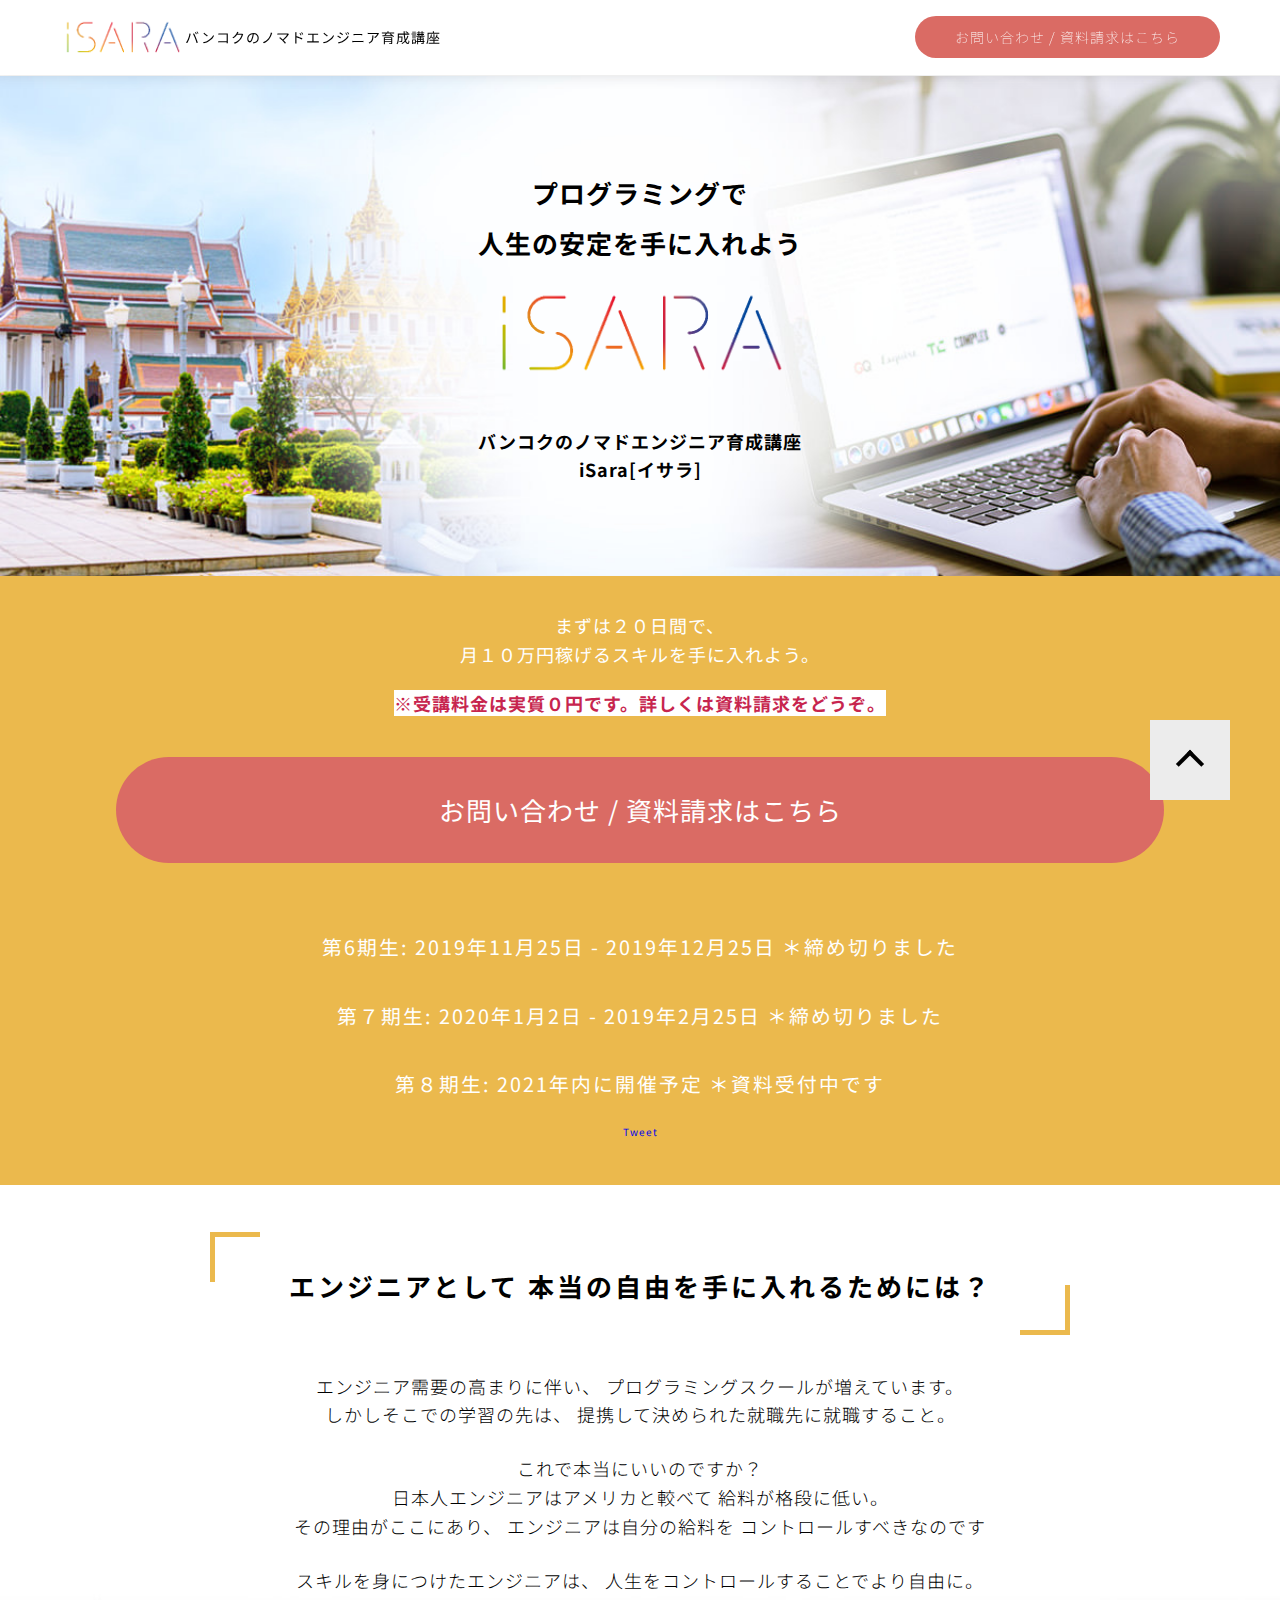
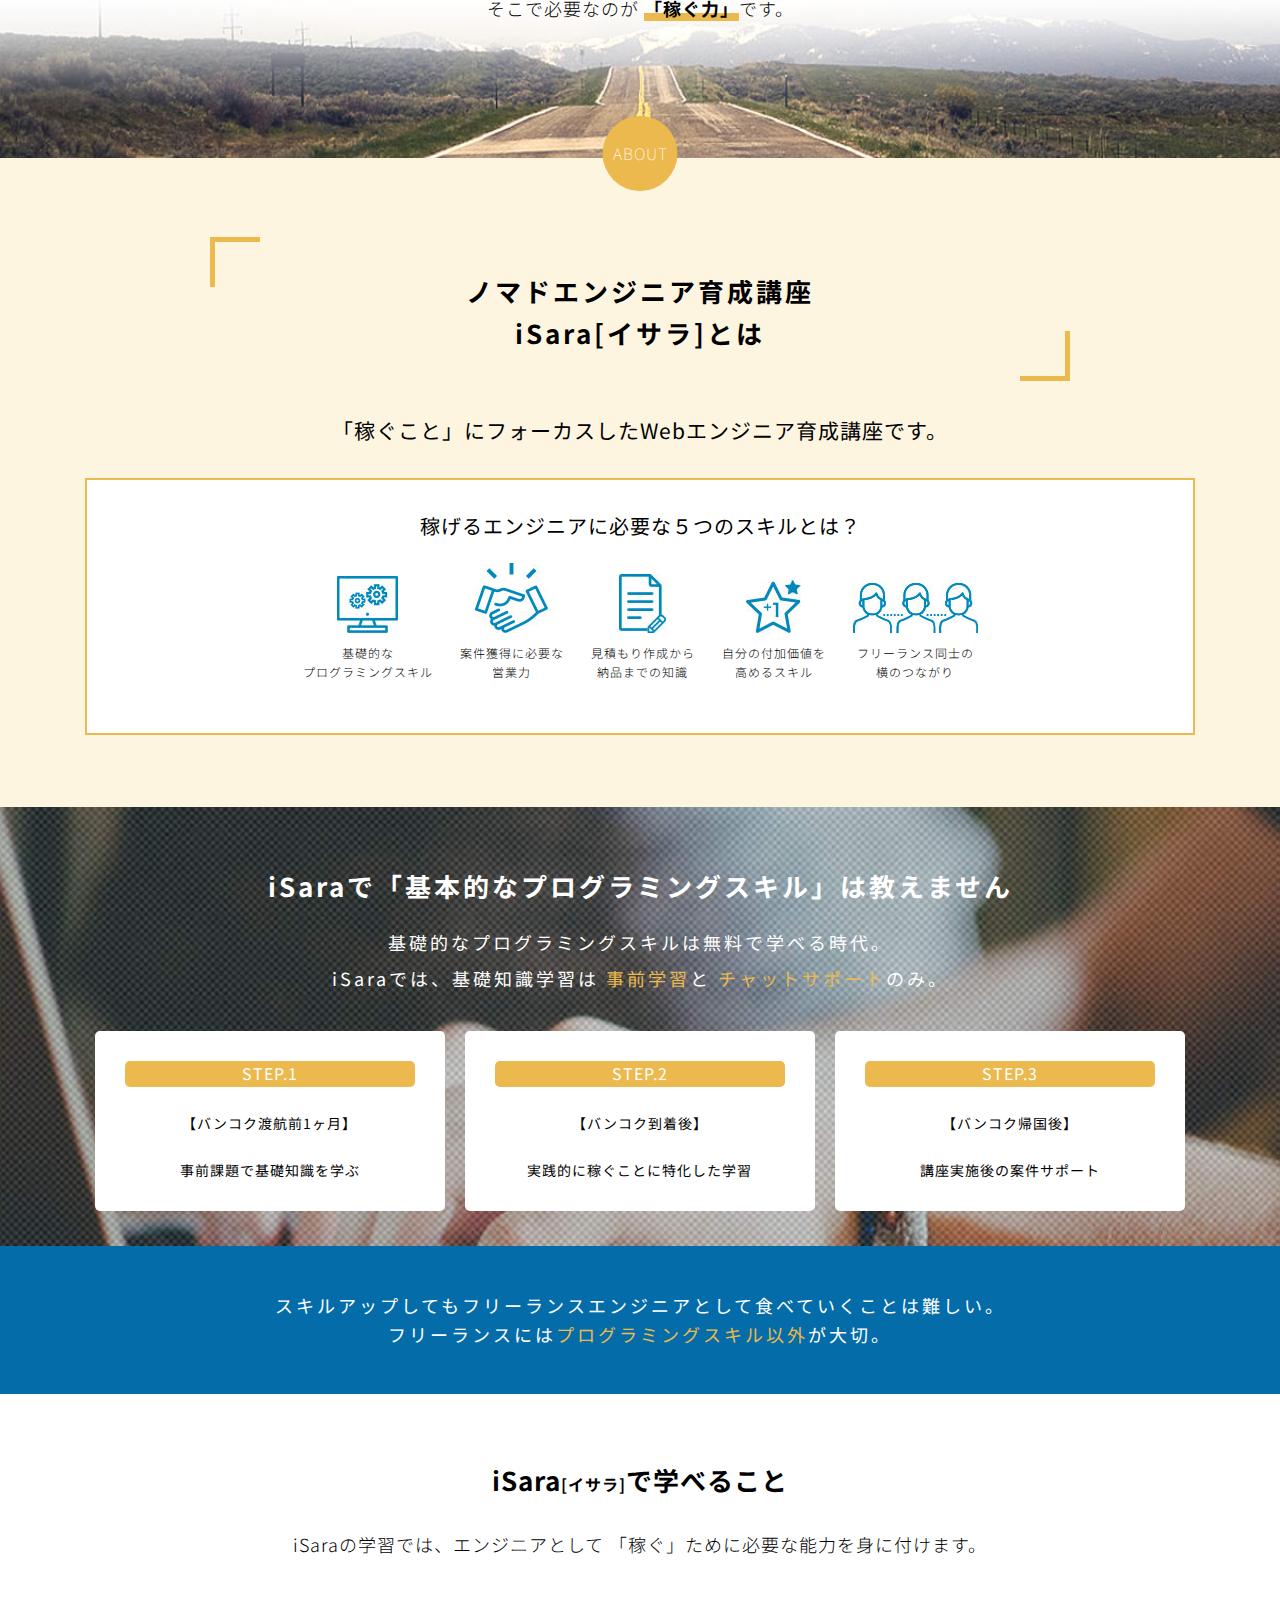
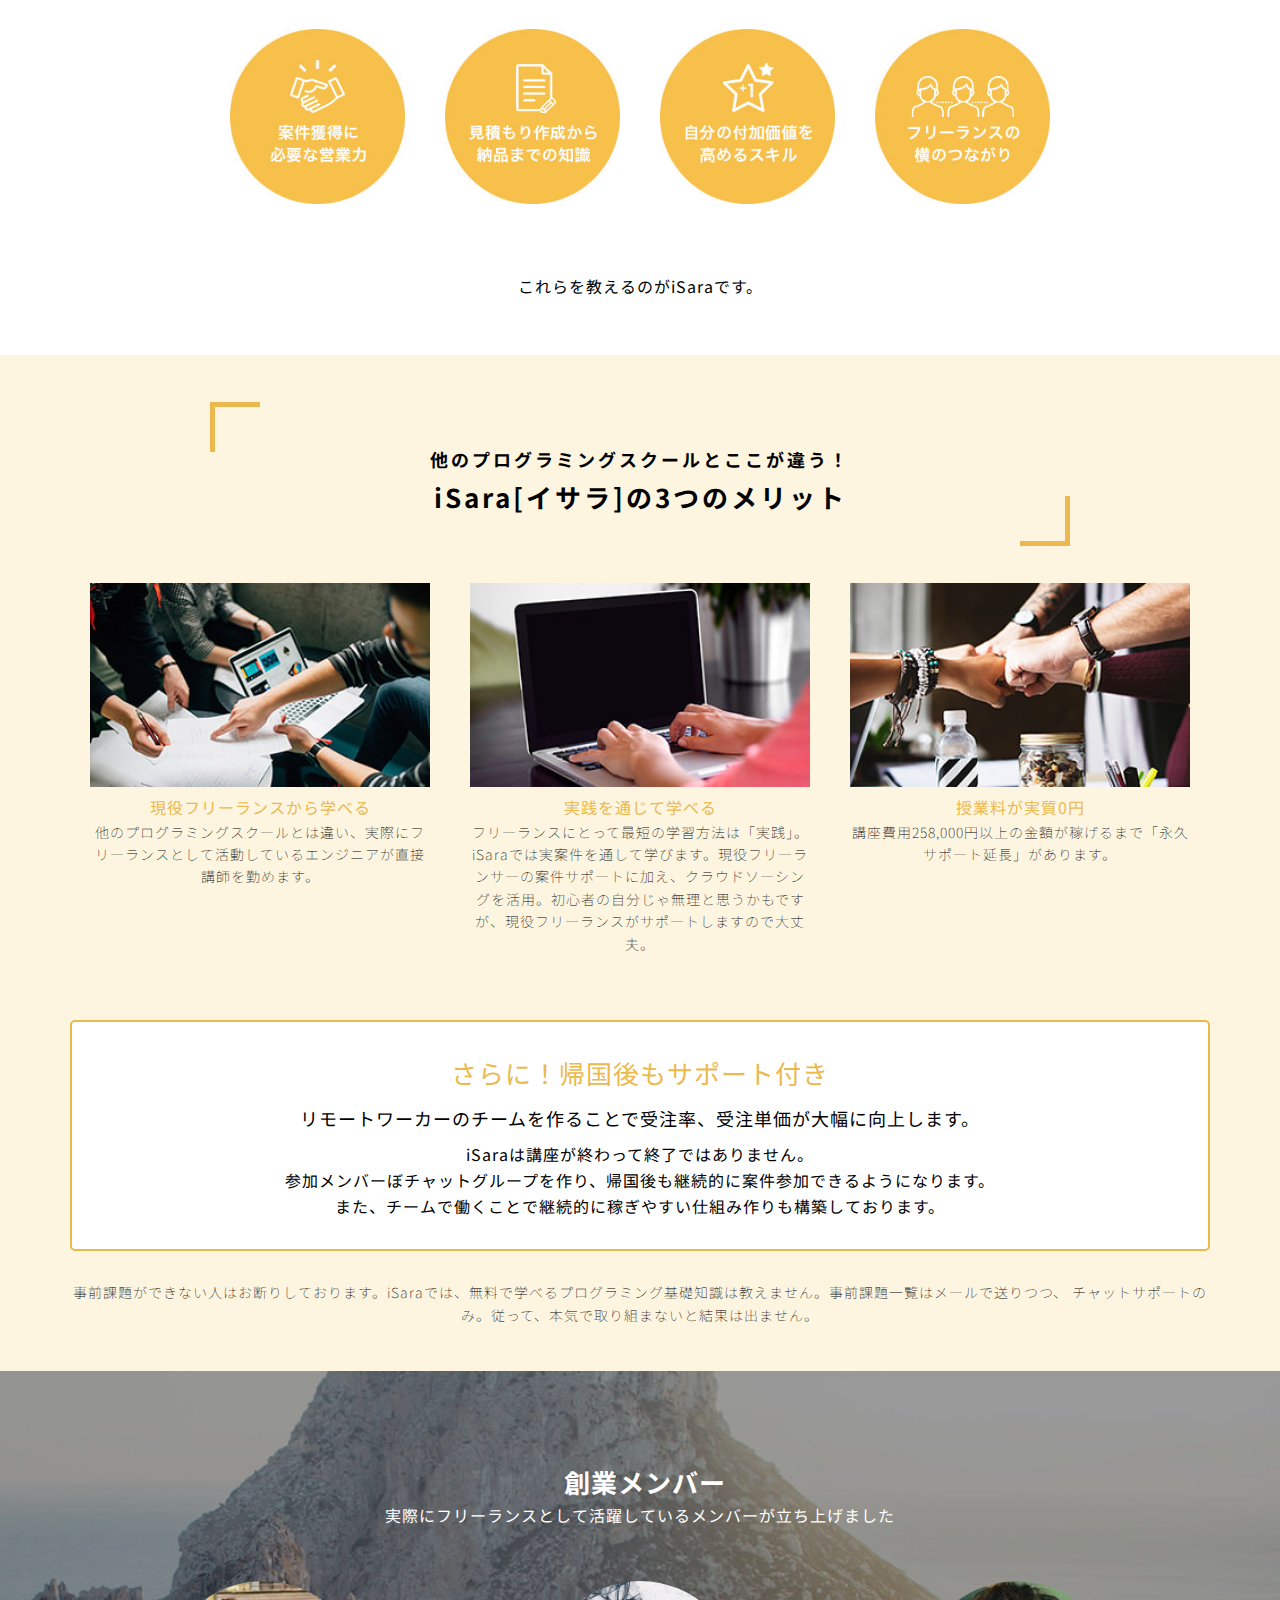
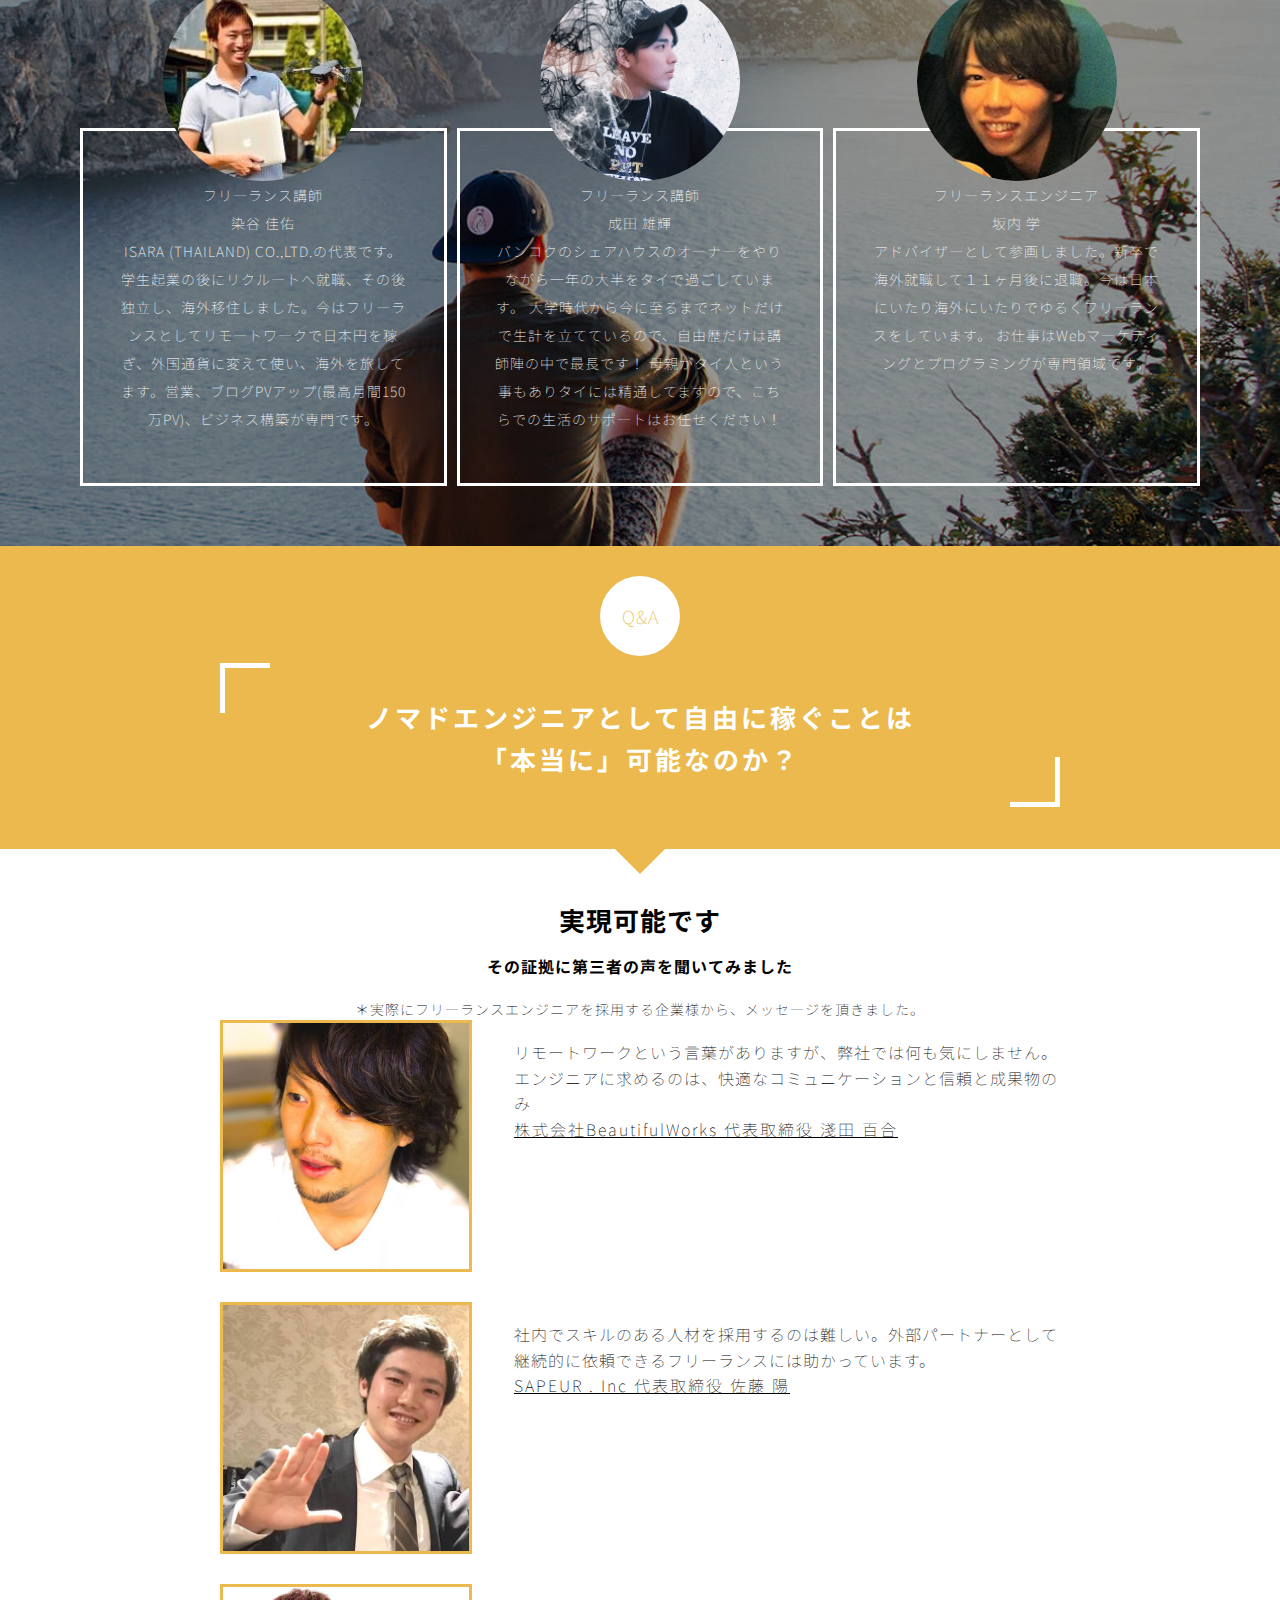
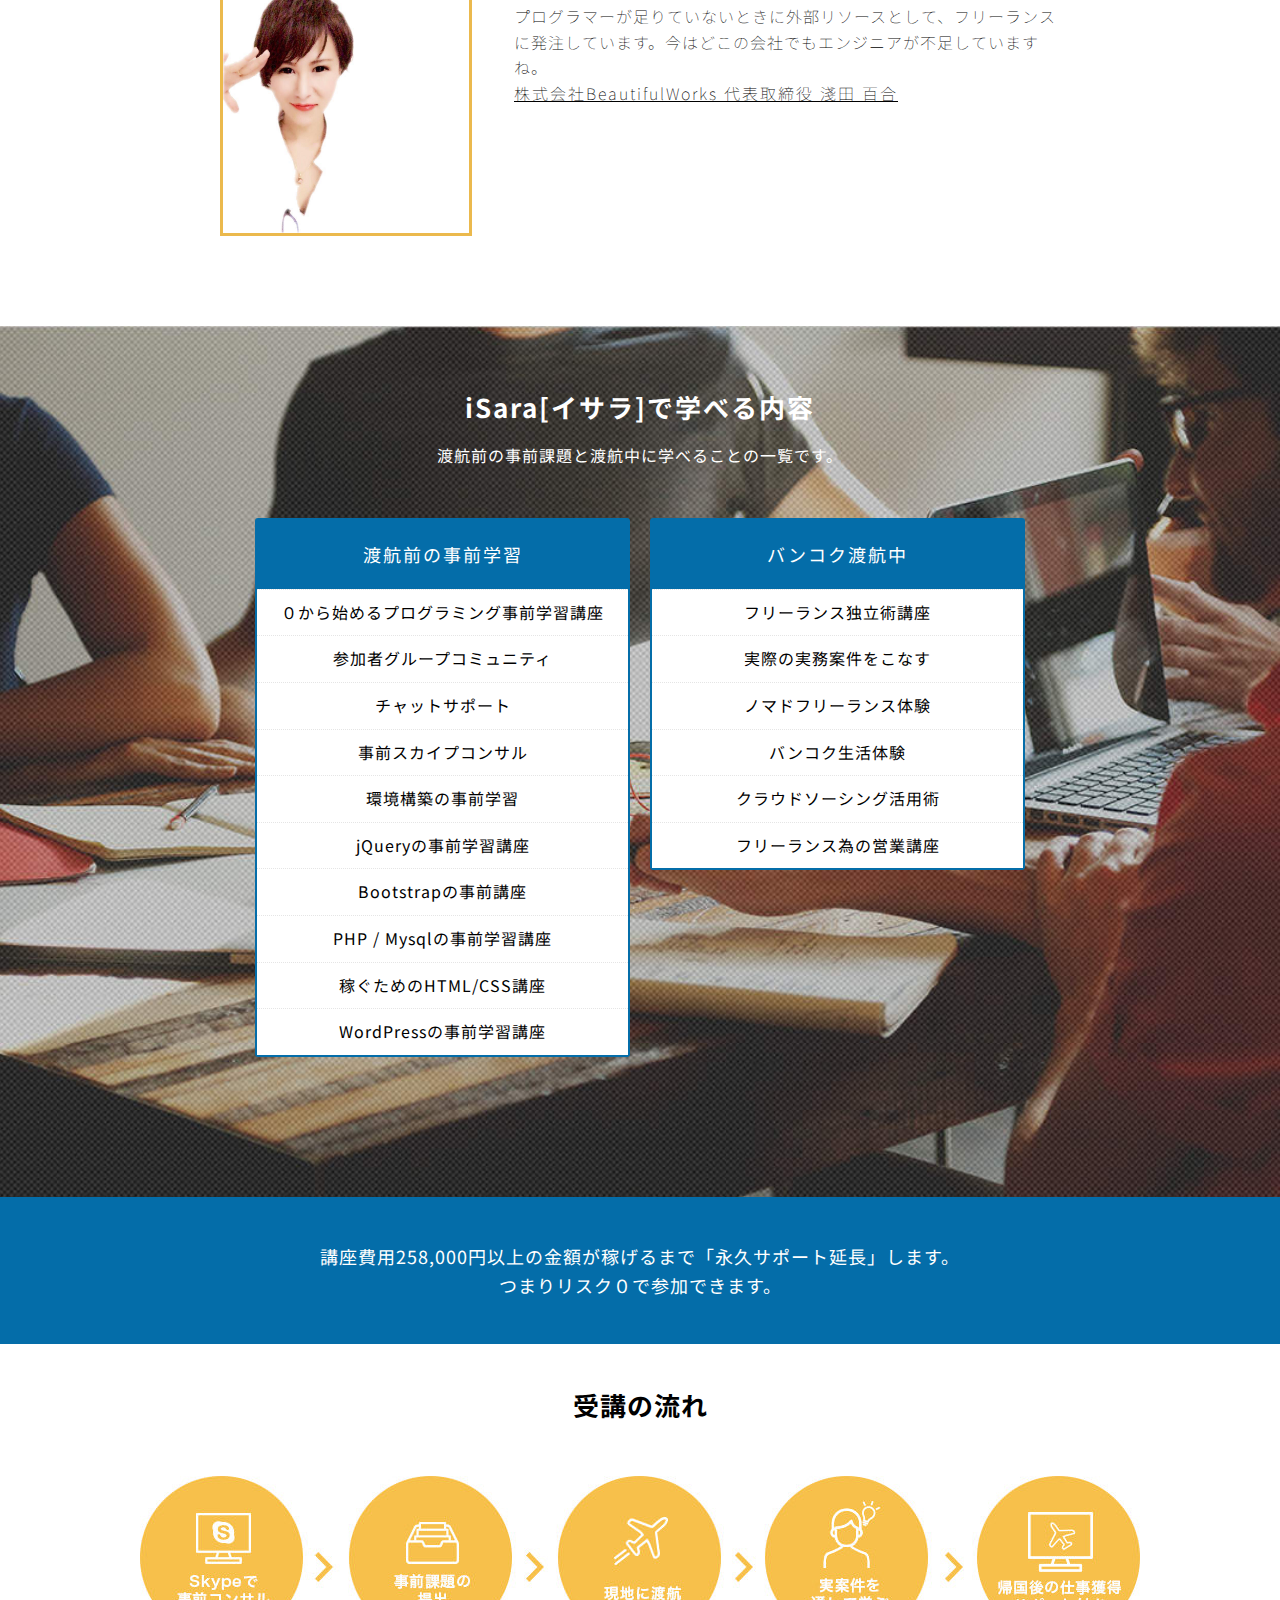
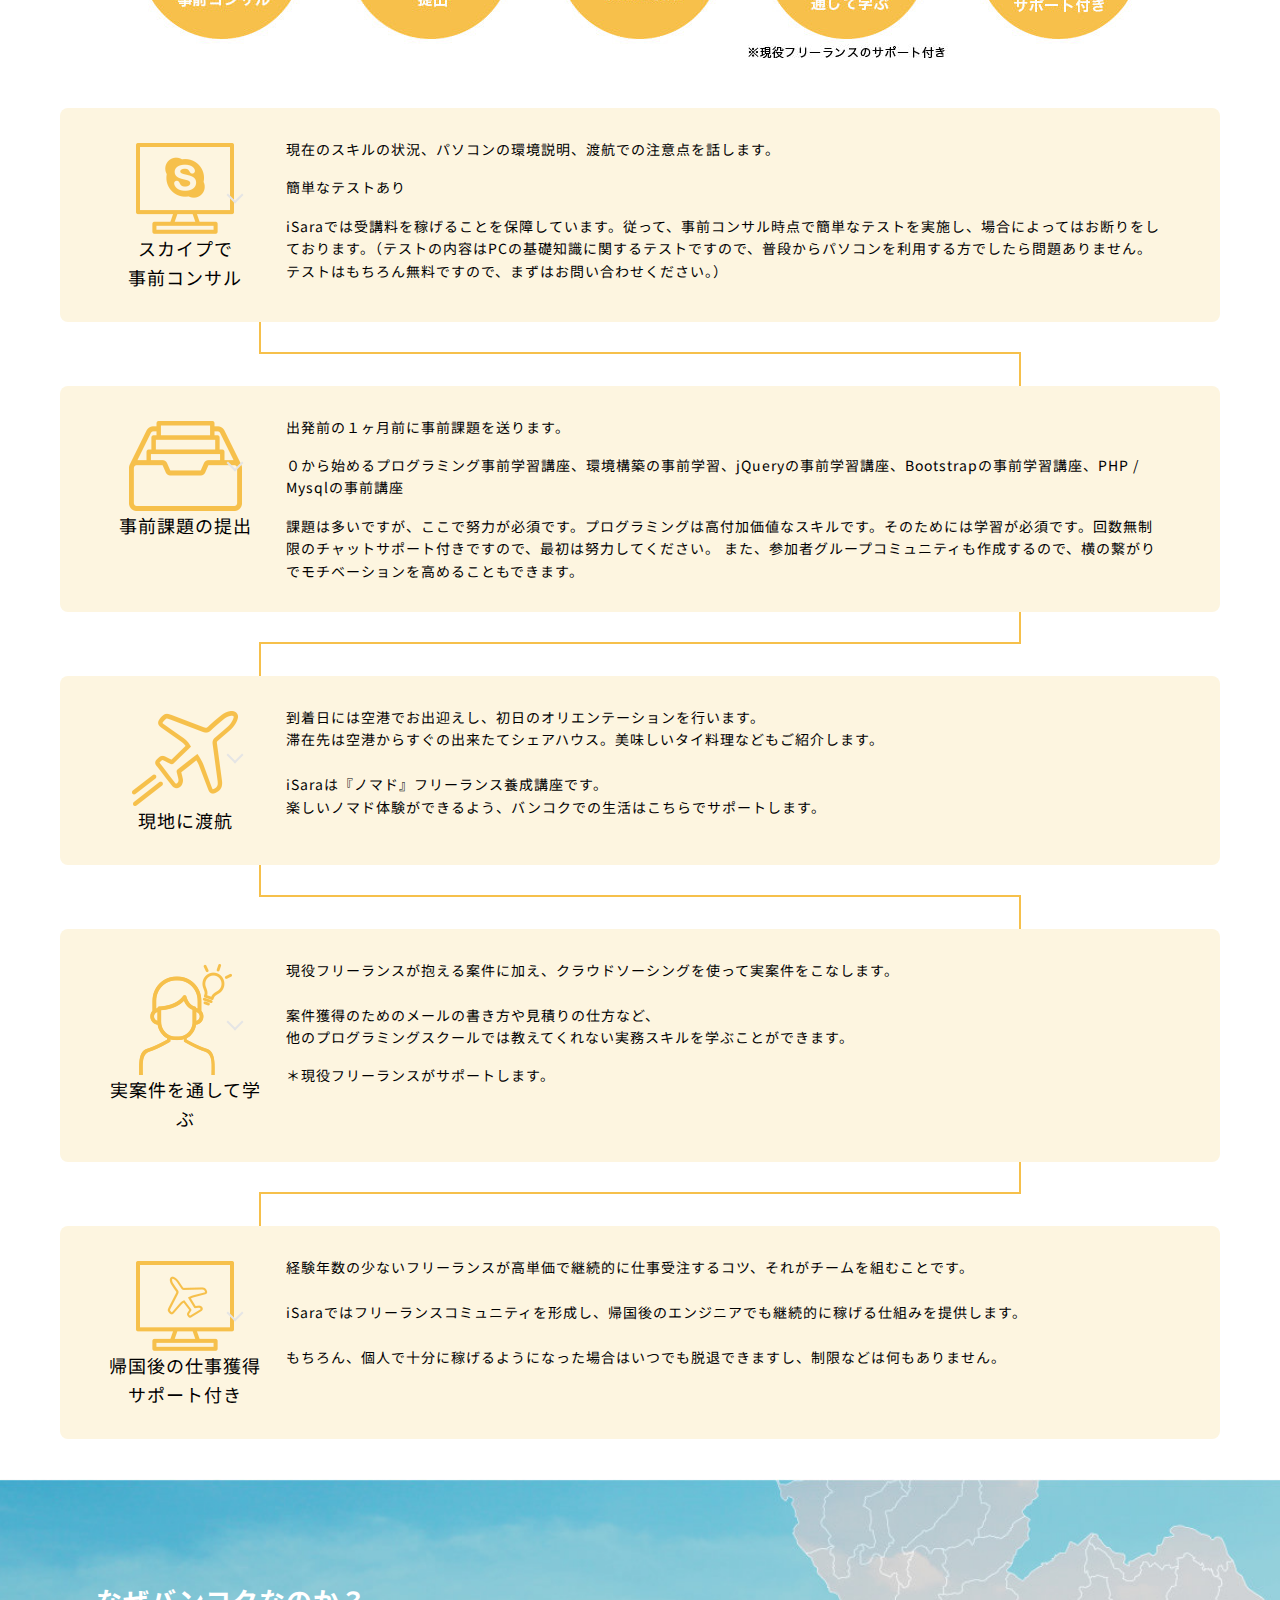
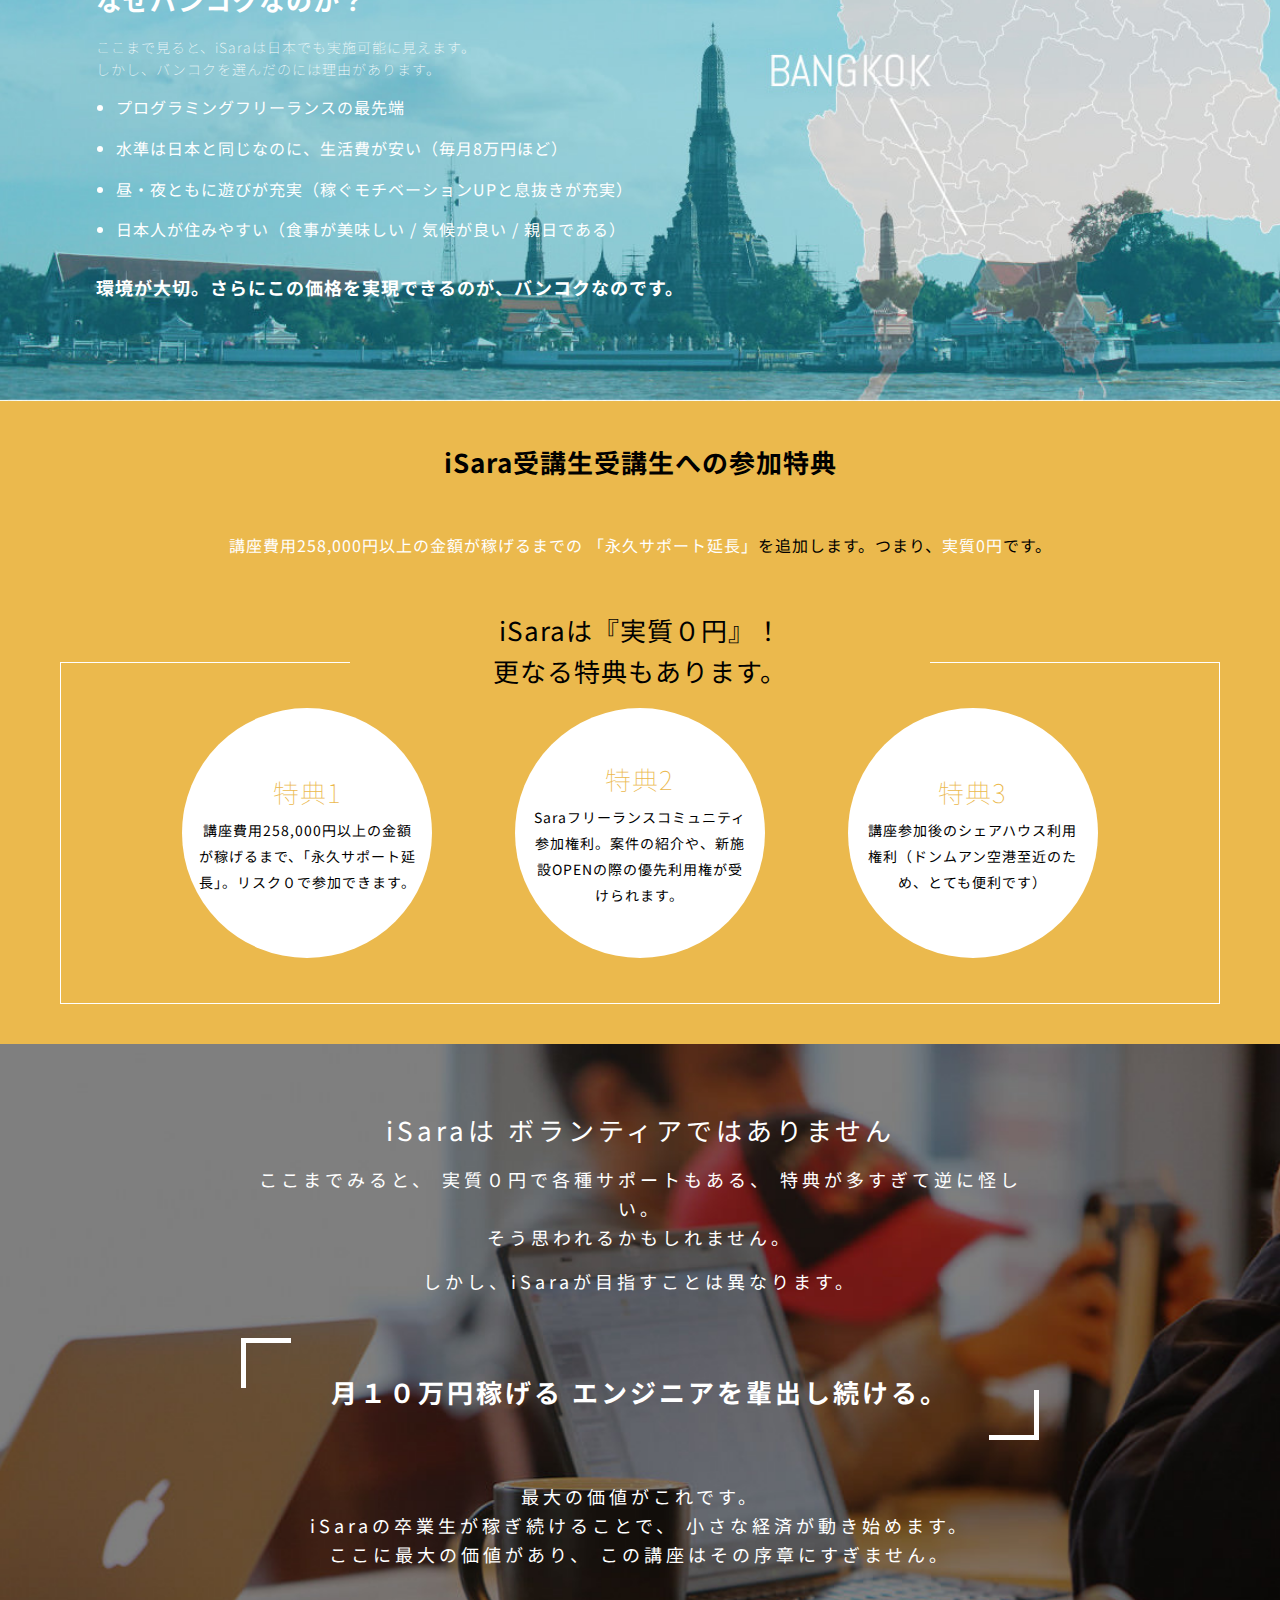
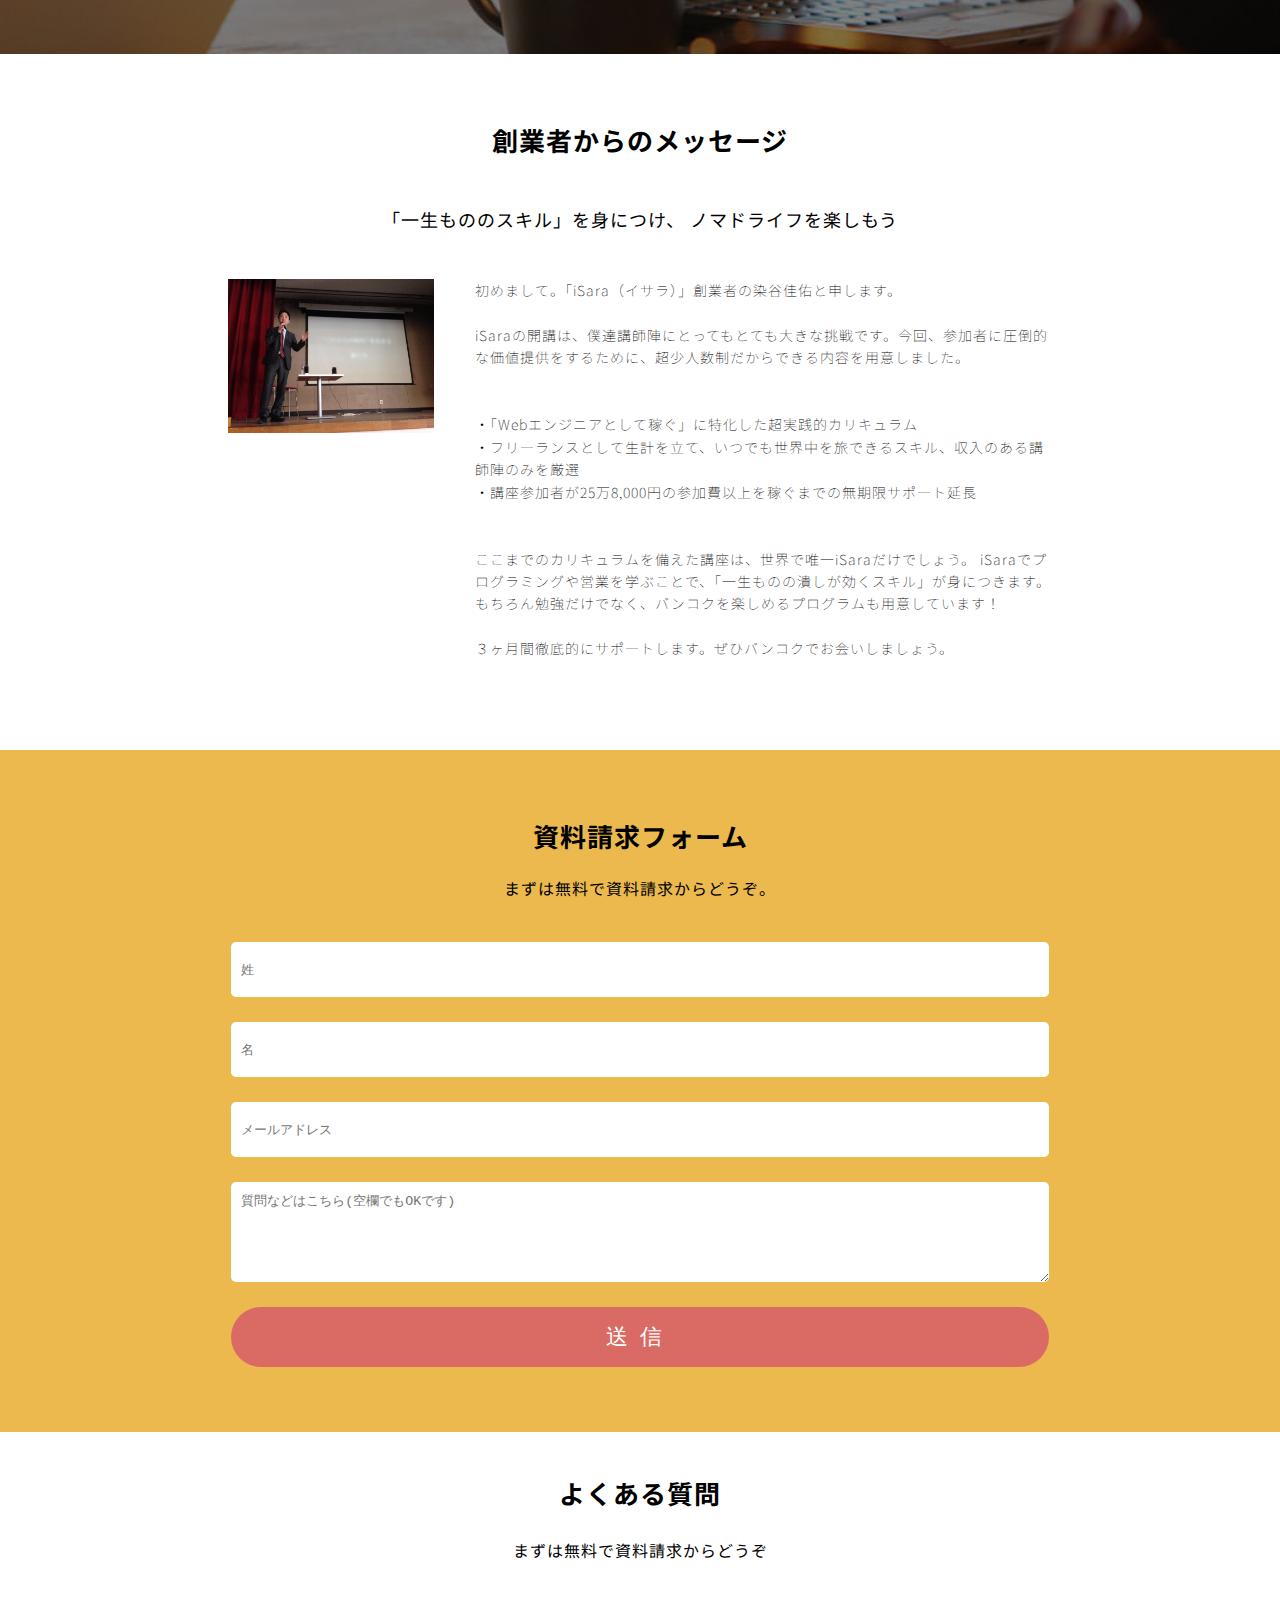
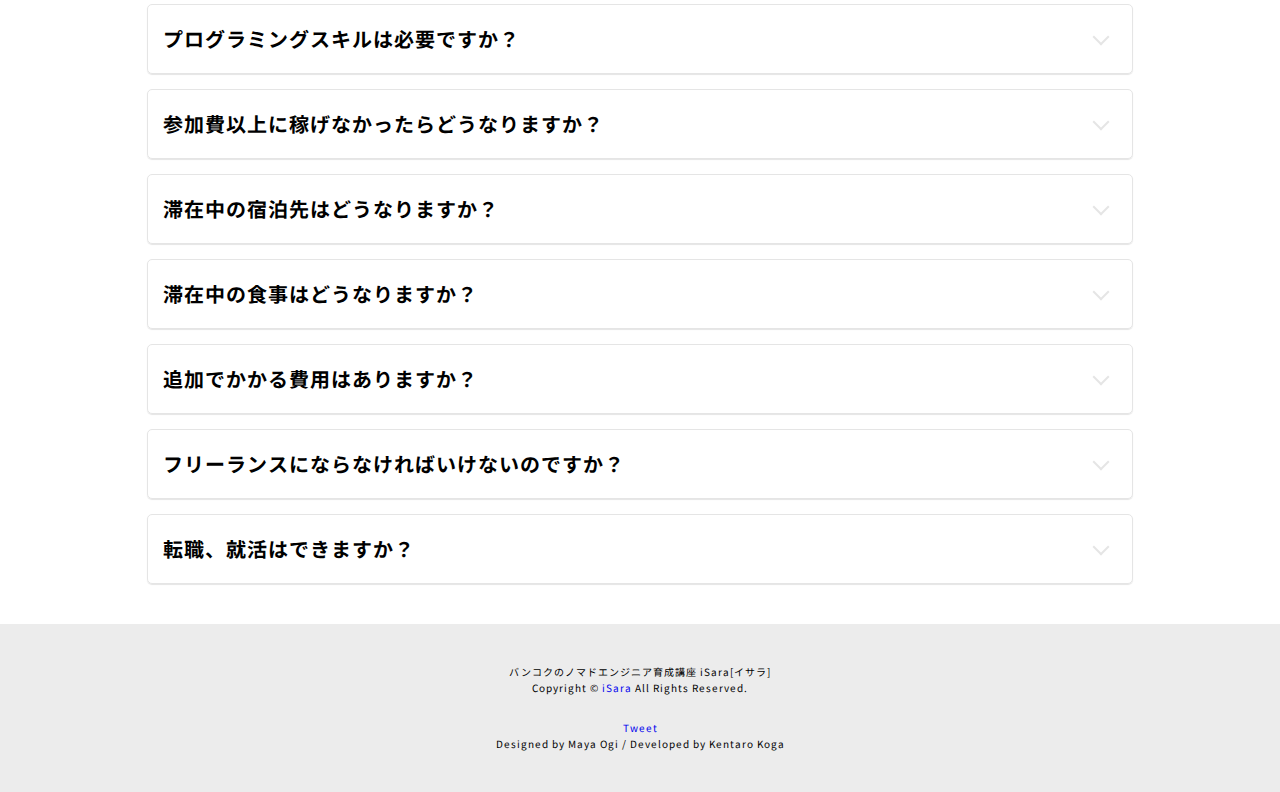
<file: index.html>
<!DOCTYPE html>
<html lang="ja">
<head>
  <meta charset="UTF-8">
<!-- viewport -->
  <meta name="viewport" content="width=device-width, initial-scale=1.0, maximum-scale=1.0, minimum-scale=1.0">
<!-- google fonts -->
  <link rel="preconnect" href="https://fonts.googleapis.com">
  <link rel="preconnect" href="https://fonts.gstatic.com" crossorigin>
  <link href="https://fonts.googleapis.com/css2?family=Noto+Sans+JP:wght@100;300;500&display=swap" rel="stylesheet">

<!-- CDN font awesome  -->
  <link rel="stylesheet" href="https://use.fontawesome.com/releases/v5.15.4/css/all.css" integrity="sha384-DyZ88mC6Up2uqS4h/KRgHuoeGwBcD4Ng9SiP4dIRy0EXTlnuz47vAwmeGwVChigm" crossorigin="anonymous">

  <!-- favicon -->
  <link rel="icon" href="img/favicon.png">


  <title>K's Portfolio iSara[イサラ]</title>

  <link rel="stylesheet" href="css/css/main.css">˙
</head>
<body id="page-top">

 <!-- header +  main -->
  <header class="header">
    <div class="header__wrapper flex">

      <div class="header__logo">
        <a href="https://isara.life/">
          <img src="img/isaralogo.png" alt="">
        </a>

        <p class="header__txt">
          バンコクのノマドエンジニア育成講座
        </p>
      </div>

      <div class="header__contact">

        <div class="contactPC btn">
          <a href="#form" class="txtXS">
            お問い合わせ / 資料請求はこちら
          </a>
        </div>

        <div class="contactSP btn">
          <a href="#form" class="txtXS">
            <i class="far fa-file-alt"></i>
            <p>資料請求</p>
          </a>
        </div>
      </div>

    </div>
  </header>


  <section class="main">
      <div class="main__box">
        <h1 class="main__title txtL">プログラミングで<br>人生の安定を手に入れよう</h1>

        <div class="main__img">
          <img src="img/isaralogolarge.png" alt="イサラのロゴです">
        </div>

        <h2 class="main__subTitle txtM">バンコクのノマドエンジニア育成講座<br>iSara[イサラ]</h2>
      </div>
    </div>
  </section>



<!-- conversion -->
  <section class="convert">
    <div class="wrapper">
      <p class="convert__ttl txtM">まずは２０日間で、
        <br>月１０万円稼げるスキルを手に入れよう。
      </p>

      <p class="convert__alert txtM">
        <span>※受講料金は実質０円です。<br class="brsp">詳しくは資料請求をどうぞ。</span>
      </p>

      <div class="convert__btn btn">
        <a href="#form" class="txtL">
          お問い合わせ / 資料請求は<br class="brsp">こちら
        </a>
      </div>

      <div class="convert__deadline txtM">
        <p class="convert__txt">
          第6期生: 2019年11月25日 - 2019年12月25日
          <br class="brsp">＊締め切りました</p>
        <p class="convert__txt">第７期生: 2020年1月2日 - 2019年2月25日
          <br class="brsp">＊締め切りました</p>
        <p class="convert__txt">第８期生: 2021年内に開催予定
          <br class="brsp">＊資料受付中です</p>
      </div>

      <div class="sns sns__flex">
        <div class="sns__twitter">
          <a href="https://twitter.com/share?ref_src=twsrc%5Etfw" class="twitter-share-button" data-show-count="false">Tweet</a>
          <script async src="https://platform.twitter.com/widgets.js" charset="utf-8"></script>
        </div>
        <div class="sns-facebook">
          <div class="fb-like" data-href="https://developers.facebook.com/docs/plugins/" data-width="" data-layout="button" data-action="like" data-size="small" data-share="true"></div>
        </div>
      </div>

    </div>
  </section>

<!-- engineer -->

  <section class="engineer">
    <div class="wrapper">
      <h2 class="borderTitle txtL">
        エンジニアとして<br class="brsp">
        本当の自由を手に入れるためには？
      </h2>

      <div class="engineer__txt txtM">
        <p>
          エンジニア需要の高まりに伴い、<br class="brsp">
          プログラミングスクールが増えています。<br>
          しかしそこでの学習の先は、<br class="brsp">
          提携して決められた就職先に就職すること。
        </p>
        <p>
          これで本当にいいのですか？<br>
          日本人エンジニアはアメリカと較べて<br class="brsp">
          給料が格段に低い。<br>
          <br class="brsp">
          その理由がここにあり、<br class="brsp">
          エンジニアは自分の給料を<br class="brsp">
          コントロールすべきなのです
        </p>
        <p>
          スキルを身につけたエンジニアは、<br class="brsp">
          人生をコントロールすることでより自由に。<br>
          そこで必要なのが <span class="underline">「稼ぐ力」</span>です。
        </p>
      </div>
    </div>

    <div class="about-head">about</div>
  </section>

<!-- isara -->

  <section class="isara">
    <div class="wrapper">
      <h2 class="borderTitle txtL">ノマドエンジニア育成講座<br>iSara[イサラ]とは</h2>

      <div class="isara__txt">「稼ぐこと」にフォーカスしたWebエンジニア育成講座です。</div>

      <div class="whiteArea">
        <p class="whiteArea__txt">稼げるエンジニアに必要な５つのスキルとは？</p>

        <div class="img__box">
          <figure class="img__item">
            <img src="img/skill.jpg" alt="">
            <figcaption>基礎的な<br>プログラミングスキル</figcaption>
          </figure>
          <div class="img__item">
            <img src="img/sales.jpg" alt="">
            <figcaption>案件獲得に必要な<br>営業力</figcaption>
          </div>
          <div class="img__item">
            <img src="img/document.jpg" alt="">
            <figcaption>見積もり作成から<br>納品までの知識</figcaption>
          </div>
          <div class="img__item">
            <img src="img/plusone.jpg" alt="">
            <figcaption>自分の付加価値を<br>高めるスキル</figcaption>
          </div>
          <div class="img__item">
            <img src="img/connection.jpg" alt="">
            <figcaption>フリーランス同士の<br>横のつながり</figcaption>
          </div>

        </div>
      </div>
    </div>
  </section>



<!-- step skill -->

  <section class="skills">
    <div class="wrapper">
      <h2 class="mainTitle txtL">iSaraで<br class="brsp">「基本的なプログラミングスキル」は教えません</h2>
      <div class="skills__txt txtM">
        <p>基礎的なプログラミングスキルは無料で学べる時代。</p>
        <p>
          iSaraでは、基礎知識学習は<br class="brsp">
          <span class="color-g">事前学習</span>と
          <span class="color-g">チャットサポート</span>のみ。
        </p>
      </div>

      <div class="card">
        <div class="card__item">
          <h4 class="card__ttl txtS">step.1</h4>
          <div class="card__txt">
            <p class="txtXS">【バンコク渡航前1ヶ月】</p>
            <p class="txtXS">事前課題で基礎知識を学ぶ</p>
          </div>
        </div>

        <div class="card__item">
          <h4 class="card__ttl txtS">step.2</h4>
          <div class="card__txt">
            <p class="txtXS">【バンコク到着後】</p>
            <p class="txtXS">実践的に稼ぐことに特化した学習</p>
          </div>
        </div>

        <div class="card__item">
          <h4 class="card__ttl txtS">step.3</h4>
          <div class="card__txt">
            <p class="txtXS">【バンコク帰国後】</p>
            <p class="txtXS">講座実施後の案件サポート</p>
          </div>
        </div>
      </div>

    </div>

    <div class="announce txtM">
      <p>スキルアップしてもフリーランスエンジニア<br class="brsp">として食べていくことは難しい。</p>
      <p>フリーランスには<span class="color-g">プログラミングスキル以外</span>が大切。</p>
    </div>

  </section>



<!-- learn -->

  <section class="learn">
    <div class="wrapper">
      <h2 class="mainTitle-b txtL">iSara<span class="txtS">[イサラ]</span>で学べること</h2>

      <p class="learn__txt txtM">
        iSaraの学習では、エンジニアとして<br class="brsp">
        「稼ぐ」ために必要な能力を身に付けます。
      </p>

      <div class="images">
        <div class="images__list"><img src="img/learn1.jpg" alt="img1"></div>
        <div class="images__list"><img src="img/learn2.jpg" alt="img2"></div>
        <div class="images__list"><img src="img/learn3.jpg" alt="img3"></div>
        <div class="images__list"><img src="img/learn4.jpg" alt="img4"></div>
      </div>

      <div class="txtS">これらを教えるのがiSaraです。</div>

    </div>
  </section>



<!-- merit -->

  <section class="merit">
    <div class="wrapper">

      <h2 class="borderTitle txtL">
        <span class="txtM">他のプログラミングスクールとここが違う！</span>
        <br>iSara[イサラ]の3つのメリット
      </h2>

      <div class="card">
        <div class="card__item">
          <img src="img/merit1.jpg" alt="">
          <h4 class="card__ttl txtS">現役フリーランスから学べる</h4>
          <p class="card__txt txtXS">他のプログラミングスクールとは違い、実際にフリーランスとして活動しているエンジニアが直接講師を勤めます。</p>
        </div>
        <div class="card__item">
          <img src="img/merit2.jpg" alt="">
          <h4 class="card__ttl txtS ">実践を通じて学べる</h4>
          <p class="card__txt txtXS">フリーランスにとって最短の学習方法は「実践」。iSaraでは実案件を通して学びます。現役フリーランサーの案件サポートに加え、クラウドソーシングを活用。初心者の自分じゃ無理と思うかもですが、現役フリーランスがサポートしますので大丈夫。</p>
        </div>
        <div class="card__item">
          <img src="img/merit3.jpg" alt="">
          <h4 class="card__ttl txtS">授業料が実質0円</h4>
          <p class="card__txt txtXS">講座費用258,000円以上の金額が稼げるまで「永久サポート延長」があります。</p>
        </div>
      </div>

      <div class="whiteArea">
        <span class="color-g txtL">さらに！帰国後もサポート付き</span>
        <p class="card__txt txtM">リモートワーカーのチームを作ることで受注率、受注単価が大幅に向上します。</p>
        <p class="card__txt txtS">iSaraは講座が終わって終了ではありません。<br>
        参加メンバーぼチャットグループを作り、帰国後も継続的に案件参加できるようになります。<br>
      また、チームで働くことで継続的に稼ぎやすい仕組み作りも構築しております。</p>
      </div>

      <div class="merit__txt txtXS">事前課題ができない人はお断りしております。iSaraでは、無料で学べるプログラミング基礎知識は教えません。事前課題一覧はメールで送りつつ、
      チャットサポートのみ。従って、本気で取り組まないと結果は出ません。</div>
    </div>
  </section>



<!-- members -->

  <section class="members">
    <div class="wrapper">
      <h2 class="mainTitle txtL">
        <i class="fas fa-users" style="padding-right: 10px;"></i>創業メンバー
      </h2>

      <p class="members__txt txtS">実際にフリーランスとして活躍しているメンバーが立ち上げました</p>

      <div class="card">
        <div class="card__item">
          <img src="img/member1.jpg" alt="">
          <h4 class="card__position txtXS">フリーランス講師</h4>
          <h4 class="card__name txtXS">染谷 佳佑</h4>
          <p class="card__txt txtXS">ISARA (THAILAND) CO.,LTD.の代表です。学生起業の後にリクルートへ就職、その後独立し、海外移住しました。今はフリーランスとしてリモートワークで日本円を稼ぎ、外国通貨に変えて使い、海外を旅してます。営業、ブログPVアップ(最高月間150万PV)、ビジネス構築が専門です。</p>
        </div>

        <div class="card__item">
          <img src="img/member2.png" alt="">
          <h4 class="card__position txtXS">フリーランス講師</h4>
          <h4 class="card__name txtXS">成田 雄輝</h4>
          <p class="card__txt txtXS">バンコクのシェアハウスのオーナーをやりながら一年の大半をタイで過ごしています。 大学時代から今に至るまでネットだけで生計を立てているので、自由歴だけは講師陣の中で最長です！ 母親がタイ人という事もありタイには精通してますので、こちらでの生活のサポートはお任せください！</p>
        </div>

        <div class="card__item">
          <img src="img/member3.png" alt="">
          <h4 class="card__position txtXS">フリーランスエンジニア</h4>
          <h4 class="card__name txtXS">坂内 学</h4>
          <p class="card__txt txtXS">アドバイザーとして参画しました。新卒で海外就職して１１ヶ月後に退職。今は日本にいたり海外にいたりでゆるくフリーランスをしています。

          お仕事はWebマーケティングとプログラミングが専門領域です。</p>
        </div>
      </div>
    </div>
  </section>





<!-- Q&A -->

  <section class="question">
    <div class="wrapper">
      <div class="qanda txtM">Q&A</div>

      <h2 class="borderTitle txtL">ノマドエンジニアとして自由に稼ぐことは
        <br>「本当に」可能なのか？</h2>
    </div>
  </section>

  <section class="answer">
    <div class="wrapper">
      <h2 class="mainTitle-b txtL">実現可能です
        <br><span class="txtS">その証拠に第三者の声を聞いてみました</span></h2>
        <p class="answer__txt txtXS">＊実際にフリーランスエンジニアを採用する企業様から、メッセージを頂きました。</p>

        <div class="cards">
          <div class="card__item flex">
            <img src="img/Q&A1.jpg" alt="">
            <div class="card__txt txtS">
              <p>リモートワークという言葉がありますが、弊社では何も気にしません。エンジニアに求めるのは、快適なコミュニケーションと信頼と成果物のみ</p>
              <h4 class="card__name">株式会社BeautifulWorks 代表取締役 淺田 百合</h4>
            </div>
          </div>

          <div class="card__item flex">
            <img src="img/Q&A2.jpg" alt="">
            <div class="card__txt txtS">
              <p>社内でスキルのある人材を採用するのは難しい。外部パートナーとして継続的に依頼できるフリーランスには助かっています。</p>
              <h4 class="card__name">SAPEUR . Inc 代表取締役 佐藤 陽</h4>
            </div>
          </div>

          <div class="card__item flex">
            <img src="img/Q&A3.jpg" alt="">
            <div class="card__txt txtS">
              <p>プログラマーが足りていないときに外部リソースとして、フリーランスに発注しています。今はどこの会社でもエンジニアが不足していますね。</p>
              <h4 class="card__name">株式会社BeautifulWorks 代表取締役 淺田 百合</h4>
            </div>
          </div>
        </div>
    </div>
  </section>

<!-- contents -->

  <section class="contents">
    <div class="wrapper">

      <h2 class="mainTitle txtL">iSara[イサラ]で学べる内容</h2>

      <p class="contents__txt txtS">渡航前の事前課題と渡航中に学べることの一覧です。</p>

      <div class="contents__lists flex">
        <ul class="contents__list">
          <li class="contents__ttl">渡航前の事前学習</li>
          <li class="contents__item">０から始めるプログラミング事前学習講座</li>
          <li class="contents__item">参加者グループコミュニティ</li>
          <li class="contents__item">チャットサポート</li>
          <li class="contents__item">事前スカイプコンサル</li>
          <li class="contents__item">環境構築の事前学習</li>
          <li class="contents__item">jQueryの事前学習講座</li>
          <li class="contents__item">Bootstrapの事前講座</li>
          <li class="contents__item">PHP / Mysqlの事前学習講座</li>
          <li class="contents__item">稼ぐためのHTML/CSS講座</li>
          <li class="contents__item">WordPressの事前学習講座</li>
        </ul>

        <ul class="contents__list">
          <li class="contents__ttl">バンコク渡航中</li>
          <li class="contents__item">フリーランス独立術講座</li>
          <li class="contents__item">実際の実務案件をこなす </li>
          <li class="contents__item">ノマドフリーランス体験</li>
          <li class="contents__item">バンコク生活体験</li>
          <li class="contents__item">クラウドソーシング活用術</li>
          <li class="contents__item">フリーランス為の営業講座</li>
        </ul>
      </div>


    </div>
    <div class="announce txtM">
      講座費用258,000円以上の金額が稼げるまで「永久サポート延長」します。<br>
      つまりリスク０で参加できます。
    </div>
  </section>

  <!-- flow -->
  <section class="flow">
    <div class="wrapper">

      <h2 class="mainTitle-b txtL">受講の流れ</h2>

      <div class="flow__img">
        <img src="img/flow.jpg" alt="">
      </div>

      <div class="flow__lists">
        <div class="flow__item flex">
          <figure>
            <img src="img/flow1.png" alt="">
            <figcaption class="txtM">
              スカイプで<br class="brpc">事前コンサル
            </figcaption>
          </figure>

          <div class="item__description">
            <p class="item__txt txtXS">現在のスキルの状況、パソコンの環境説明、渡航での注意点を話します。</p><br>
            <p class="item__txt txtXS">簡単なテストあり</p><br>
            <p class="item__txt txtXS">iSaraでは受講料を稼げることを保障しています。従って、事前コンサル時点で簡単なテストを実施し、場合によってはお断りをしております。（テストの内容はPCの基礎知識に関するテストですので、普段からパソコンを利用する方でしたら問題ありません。テストはもちろん無料ですので、まずはお問い合わせください。）</p>
          </div>
        </div>

        <img src="img/flowline__odd.png" alt="" class="flow__connect">

        <div class="flow__item flex">
          <figure>
            <img src="img/flow2.png" alt="">
            <figcaption class="txtM">事前課題の提出</figcaption>
          </figure>

          <div class="item__description">
            <p class="item__txt txtXS">出発前の１ヶ月前に事前課題を送ります。</p><br>
            <p class="item__txt txtXS">０から始めるプログラミング事前学習講座、環境構築の事前学習、jQueryの事前学習講座、Bootstrapの事前学習講座、PHP / Mysqlの事前講座</p><br>
            <p class="item__txt txtXS">課題は多いですが、ここで努力が必須です。プログラミングは高付加価値なスキルです。そのためには学習が必須です。回数無制限のチャットサポート付きですので、最初は努力してください。
            また、参加者グループコミュニティも作成するので、横の繋がりでモチベーションを高めることもできます。</p>
          </div>
        </div>

        <img src="img/flowline__even.png" alt="" class="flow__connect">

        <div class="flow__item flex">
          <figure>
            <img src="img/flow3.png" alt="">
            <figcaption class="txtM">現地に渡航</figcaption>
          </figure>

          <div class="item__description">
            <p class="item__txt txtXS">到着日には空港でお出迎えし、初日のオリエンテーションを行います。<br>
            滞在先は空港からすぐの出来たてシェアハウス。美味しいタイ料理などもご紹介します。<br><br>
            iSaraは『ノマド』フリーランス養成講座です。<br>
            楽しいノマド体験ができるよう、バンコクでの生活はこちらでサポートします。</p>
          </div>
        </div>

        <img src="img/flowline__odd.png" alt="" class="flow__connect">

        <div class="flow__item flex">
          <figure>
            <img src="img/flow4.png" alt="">
            <figcaption class="txtM">実案件を通して学ぶ</figcaption>
          </figure>

          <div class="item__description">
            <p class="item__txt txtXS">
              現役フリーランスが抱える案件に加え、クラウドソーシングを使って実案件をこなします。
              <br><br>
              案件獲得のためのメールの書き方や見積りの仕方など、<br>
              他のプログラミングスクールでは教えてくれない実務スキルを学ぶことができます。
            </p>
            <br>
            <p class="item__txt txtXS">＊現役フリーランスがサポートします。</p>
          </div>
        </div>

        <img src="img/flowline__even.png" alt="" class="flow__connect">

      <!-- flow list 5 -->
        <div class="flow__item flex">
          <figure>
            <img src="img/flow5.png" alt="">
            <figcaption class="txtM">帰国後の仕事獲得<br  class="brpc">サポート付き</figcaption>
          </figure>

          <div class="item__description">
            <p class="item__txt txtXS">経験年数の少ないフリーランスが高単価で継続的に仕事受注するコツ、それがチームを組むことです。<br><br>iSaraではフリーランスコミュニティを形成し、帰国後のエンジニアでも継続的に稼げる仕組みを提供します。<br><br>
            もちろん、個人で十分に稼げるようになった場合はいつでも脱退できますし、制限などは何もありません。</p>
          </div>
        </div>
      </div>

    </div>
  </section>

  <!-- bangkok -->
  <section class="bangkok">
    <div class="wrapper">
      <h2 class="bangkok__ttl txtL">なぜバンコクなのか？</h2>
      <p class="bangkok__txt txtXS">ここまで見ると、iSaraは日本でも実施可能に見えます。<br>
      しかし、バンコクを選んだのには理由があります。</p>

      <ul class="bangkok__list txtS">
        <li class="bangkok__item txtS">プログラミングフリーランスの最先端</li>
        <li class="bangkok__item txtS">水準は日本と同じなのに、生活費が安い（毎月8万円ほど）</li>
        <li class="bangkok__item txtS">昼・夜ともに遊びが充実（稼ぐモチベーションUPと息抜きが充実）</li>
        <li class="bangkok__item txtS">日本人が住みやすい（食事が美味しい / 気候が良い / 親日である）</li>
        <h2 class="bangkok__sub-ttl txtM">環境が大切。さらにこの価格を実現できるのが、バンコクなのです。</h2>
      </ul>
    </div>
  </section>

  <!-- benefits -->
  <section class="benefits">
    <div class="wrapper">
      <h2 class="mainTitle txtL">
        <i class="fas fa-gift"></i>
        iSara受講生受講生への参加特典
      </h2>

      <p class="benefits__txt txtS">
        <span class="color">講座費用258,000円以上の金額が稼げるまでの
          <br class="brsp">「永久サポート延長」</span>を追加します。<br class="brsp">つまり、<span class="color">実質0円</span>です。
      </p>

      <div class="benefits__contentsTtl txtL">
        iSaraは『実質０円』！
        <br>更なる特典もあります。
      </div>


      <div class="benefits__contents">
        <!-- viewport "pc" -->
          <div class="card">
            <div class="card__item">
              <div>
                <h4 class="card__ttl txtL">特典1</h4>
                <p class="card__txt txtXS">講座費用258,000円以上の金額が稼げるまで、「永久サポート延長」。リスク０で参加できます。</p>
              </div>
            </div>
            <div class="card__item">
              <div>
                <h4 class="card__ttl txtL">特典2</h4>
                <p class="card__txt txtXS">Saraフリーランスコミュニティ参加権利。案件の紹介や、新施設OPENの際の優先利用権が受けられます。</p>
              </div>
            </div>
            <div class="card__item">
              <div>
                <h4 class="card__ttl txtL">特典3</h4>
                <p class="card__txt txtXS">講座参加後のシェアハウス利用権利（ドンムアン空港至近のため、とても便利です）</p>
              </div>
            </div>
            </div>

            <div class="tbsp">
              <div class="tbsp__item">
                <div class="tbsp__ttl">
                  <p class="txtM"">特典1</p>
                </div>
                <div class="tbsp__txt txtM">
                  <p>講座費用258,000円以上の金額が稼げるまで、「永久サポート延長」。リスク０で参加できます。</p>
                </div>
              </div>
              <div class="tbsp__item">
                <div class="tbsp__ttl">
                  <p class="txtM">
                    特典2
                  </p>
                </div>
                <div class="tbsp__txt txtM">
                  <p>Saraフリーランスコミュニティ参加権利。案件の紹介や、新施設OPENの際の優先利用権が受けられます。</p>
                </div>
              </div>
              <div class="tbsp__item">
                <div class="tbsp__ttl">
                  <p class="txtM">
                    特典3
                  </p>
                </div>
                <div class="tbsp__txt txtM">
                  <p>講座参加後のシェアハウス利用権利（ドンムアン空港至近のため、とても便利です）</p>
                </div>
              </div>
            </div>


          </div>
        </div>
      </div>
    </section>
  </div>

  <!-- value -->
  <section class="value">
    <div class="wrapper">
      <div class="value__ttl">
        iSaraは<br class="brsp">
        ボランティアではありません</div>
      <p class="value__txt">
        ここまでみると、<br class="brsp">
        実質０円で各種サポートもある、<br class="brsp">
        特典が多すぎて逆に怪しい。<br>
        そう思われるかもしれません。<br>
      </p>
      <p class="value__txt">
        しかし、iSaraが目指すことは異なります。
      </p>

      <h2 class="borderTitle txtL">
        月１０万円稼げる<br class="brsp">
        エンジニアを輩出し続ける。</h2>

      <p class="value__txt">
        最大の価値がこれです。<br>
        iSaraの卒業生が稼ぎ続けることで、<br class="brsp">
        小さな経済が動き始めます。<br>
        ここに最大の価値があり、<br class="brsp">
        この講座はその序章にすぎません。
      </p>
    </div>
  </section>

  <!-- messages -->
  <div class="messages">
    <div class="wrapper">
      <h2 class="mainTitle txtL">創業者からのメッセージ</h2>

      <p class="messages__txt txtM">
        「一生もののスキル」を身につけ、
        <br class="brsp">ノマドライフを楽しもう
      </p>

      <div class="card flex">

        <div class="img-box">
          <img src="img/message__img.jpg" alt="" class="messages__img">
        </div>

        <div class="card__txt">
          <p class="txtXS">初めまして。「iSara（イサラ）」創業者の染谷佳佑と申します。<br><br>
          iSaraの開講は、僕達講師陣にとってもとても大きな挑戦です。今回、参加者に圧倒的な価値提供をするために、超少人数制だからできる内容を用意しました。
          <br><br><br>
          ・「Webエンジニアとして稼ぐ」に特化した超実践的カリキュラム<br>
          ・フリーランスとして生計を立て、いつでも世界中を旅できるスキル、収入のある講師陣のみを厳選<br>
          ・講座参加者が25万8,000円の参加費以上を稼ぐまでの無期限サポート延長<br>
          <br><br>
          ここまでのカリキュラムを備えた講座は、世界で唯一iSaraだけでしょう。 iSaraでプログラミングや営業を学ぶことで、「一生ものの潰しが効くスキル」が身につきます。 もちろん勉強だけでなく、バンコクを楽しめるプログラムも用意しています！
          <br><br>
          ３ヶ月間徹底的にサポートします。ぜひバンコクでお会いしましょう。</p>
        </div>
      </div>

    </div>
  </div>

  <!-- form -->
  <section class="form" id="form">
    <div class="form__wrapper">
      <h2 class="mainTitle txtL">資料請求フォーム</h2>
      <p class="form__txt txtS">まずは無料で資料請求からどうぞ。</p>

      <form action="" class="form__box">
        <input type="name" class="input__name" placeholder="姓">
        <input type="name" class="input__name" placeholder="名">
        <input type="email" class="input__mail" placeholder="メールアドレス">
        <textarea name="text" class="text" placeholder="質問などはこちら(空欄でもOKです)"></textarea>

        <input type="submit" class="btn form__btn" value="送信">
      </form>

    </div>
  </section>

  <!-- question -->
  <div class="faq">
    <div class="wrapper">
      <h2 class="mainTitle txtL">よくある質問</h2>

      <p class="faq__txt txtS">まずは無料で資料請求からどうぞ</p>

      <!-- アコーディオンエリア -->
      <ul class="accordion">
        <li class="accordion__item">
          <h3 class="accordion__ttl">
              <i class="far fa-question-circle"></i>
              プログラミングスキルは必要ですか？
          </h3>
          <p class="accordion__answer txtS">いいえ、必要ありません。しかし、iSaraでは参加費以上の金額が稼げることを保障しています。 従って、事前通話面談時点で簡単なテストを実施し、場合によってはお断りをしております。この点だけはご了承ください。</p>
        </li>
        <li class="accordion__item">
          <h3 class="accordion__ttl">
              <i class="far fa-question-circle"></i>
              参加費以上に稼げなかったらどうなりますか？
          </h3>
          <p class="accordion__answer txtS">参加費である258,000円以上の金額をトータルで稼ぐまで、無期限でサポート延長いたします。（講座参加後、週30時間以上の実践をすることと、週１回の実践報告をすることが延長条件です。）きちんと学び実践すれば、フリーランスでも収入を作ることは十分に可能です。</p>
        </li>
        <li class="accordion__item">
          <h3 class="accordion__ttl">
              <i class="far fa-question-circle"></i>
              滞在中の宿泊先はどうなりますか？
          </h3>
          <p class="accordion__answer txtS">宿泊費用が必要ですが、iSara提携のホステルに宿泊することになりますので心配はありません。</p>
        </li>
        <li class="accordion__item">
          <h3 class="accordion__ttl">
              <i class="far fa-question-circle"></i>
              滞在中の食事はどうなりますか？
          </h3>
          <p class="accordion__answer txtS">拠点となる新築シェアハウスの周辺に、50バーツ程度の（160円）安価な飲食店が多数あります。 日本食レストランもありますし、出前を取ることも可能です。</p>
        </li>
        <li class="accordion__item">
          <h3 class="accordion__ttl">
              <i class="far fa-question-circle"></i>
              追加でかかる費用はありますか？
          </h3>
          <p class="accordion__answer txtS">宿泊費（トータル20000円）と食費（一食150円程度）くらいです。</p>
        </li>
        <li class="accordion__item">
          <h3 class="accordion__ttl">
              <i class="far fa-question-circle"></i>
              フリーランスにならなければいけないのですか？
          </h3>
          <p class="accordion__answer txtS">いいえ、必ずフリーランスにならないといけないわけではありません。 実際に過去の卒業生の方の進路も、独立、副業として続ける、就職するなど様々です。</p>
        </li>
        <li class="accordion__item">
          <h3 class="accordion__ttl">
              <i class="far fa-question-circle"></i>
              転職、就活はできますか？
          </h3>
          <p class="accordion__answer txtS">DODAの調査によると、2017年のエンジニアの求人倍率は7.5倍です。これは、人材不足が叫ばれる医療業界（医師：6倍、看護師：3倍）よりも高い数値です。ですのできちんとしたスキルを身につけることができれば、就職・転職には困らないはずです。元リクルートの転職のプロも運営スタッフとして参加しています。</p>
        </li>
      </ul>
    </div>
  </div>



  <!-- footer -->
  <footer class="footer">
    <div class="wrapper footer__wrapper">
      <p class="footer__txt">バンコクのノマドエンジニア育成講座 iSara[イサラ]</p>
      <small>Copyright &copy;
        <a href="https://isara.life/" class="footer__link">iSara</a>
        All Rights Reserved.
      </small>

      <div class="sns flex">
        <div class="sns__twitter">
          <!-- <a href="https://twitter.com/share?ref_src=twsrc%5Etfw" class="twitter-share-button" data-show-count="false">Tweet</a> -->

          <a href="https://twitter.com/share" class="twitter-share-button" data-url="https://isara.life/">Tweet</a>

        </div>
        <div class="sns__facebook">
          <div class="fb-like" data-href="https://isara.life/" data-width="" data-layout="button" data-action="like" data-size="txtS" data-share="true"></div>
        </div>
      </div>

      <div class="footer__illustrator">
        Designed by Maya Ogi / Developed by Kentaro Koga
      </div>

    </div>
  </footer>

  <div class="page-top">
    <a href="#page-top"></a>
  </div>






  <!-- ------------------------------------------------------------ -->
  <!-- ------------------------------------------------------------ -->

  <!-- facebook share ボタン -->
<div id="fb-root"></div>
<script async defer   crossorigin="anonymous" src="https://connect.facebook.net/ja_JP/sdk.js#xfbml=1&version=v11.0" nonce="Jv4OUOYT"></script>

  <!-- twitter -->

  <script async src="https://platform.twitter.com/widgets.js" charset="utf-8" defer></script>

  <!-- CDN jQuery -->
  <script src="https://code.jquery.com/jquery-3.6.0.js" integrity="sha256-H+K7U5CnXl1h5ywQfKtSj8PCmoN9aaq30gDh27Xc0jk=" crossorigin="anonymous" defer></script>

  <script src="index.js" defer></script>

</body>
</html>
</file>
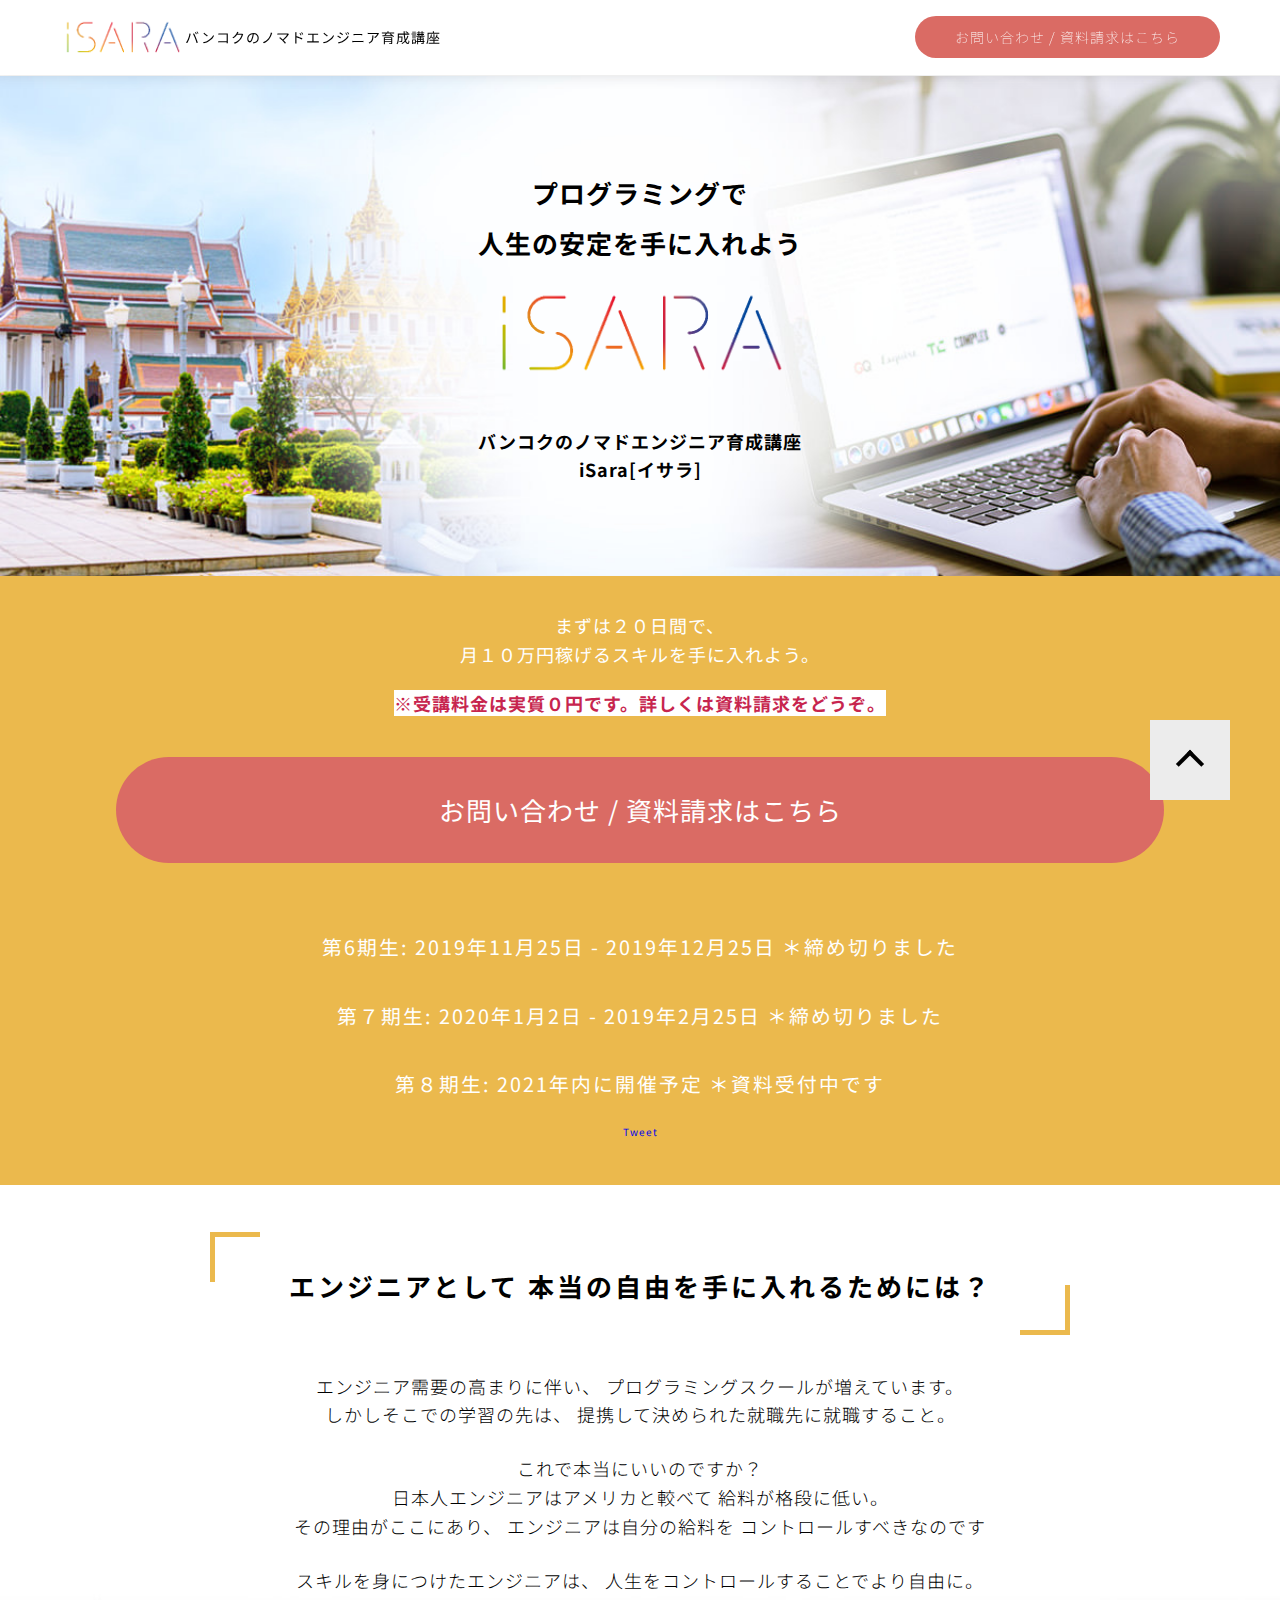
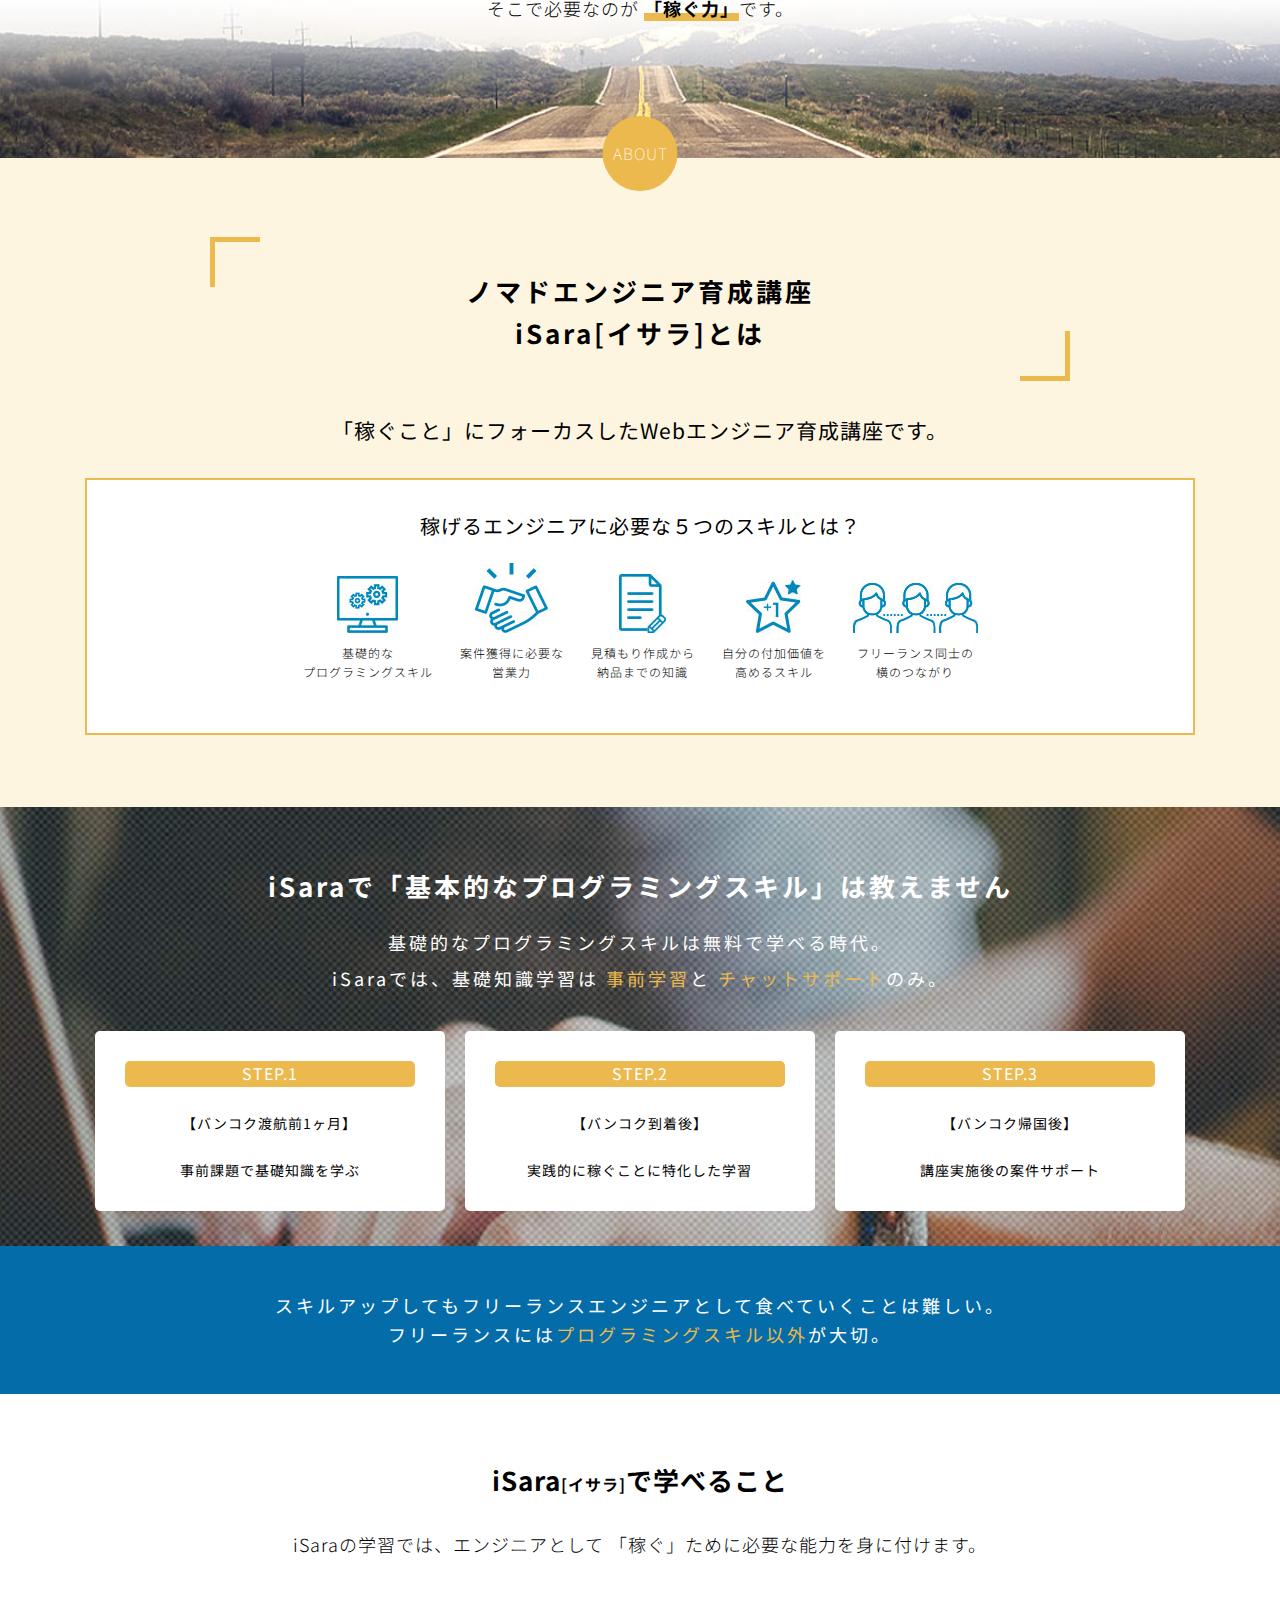
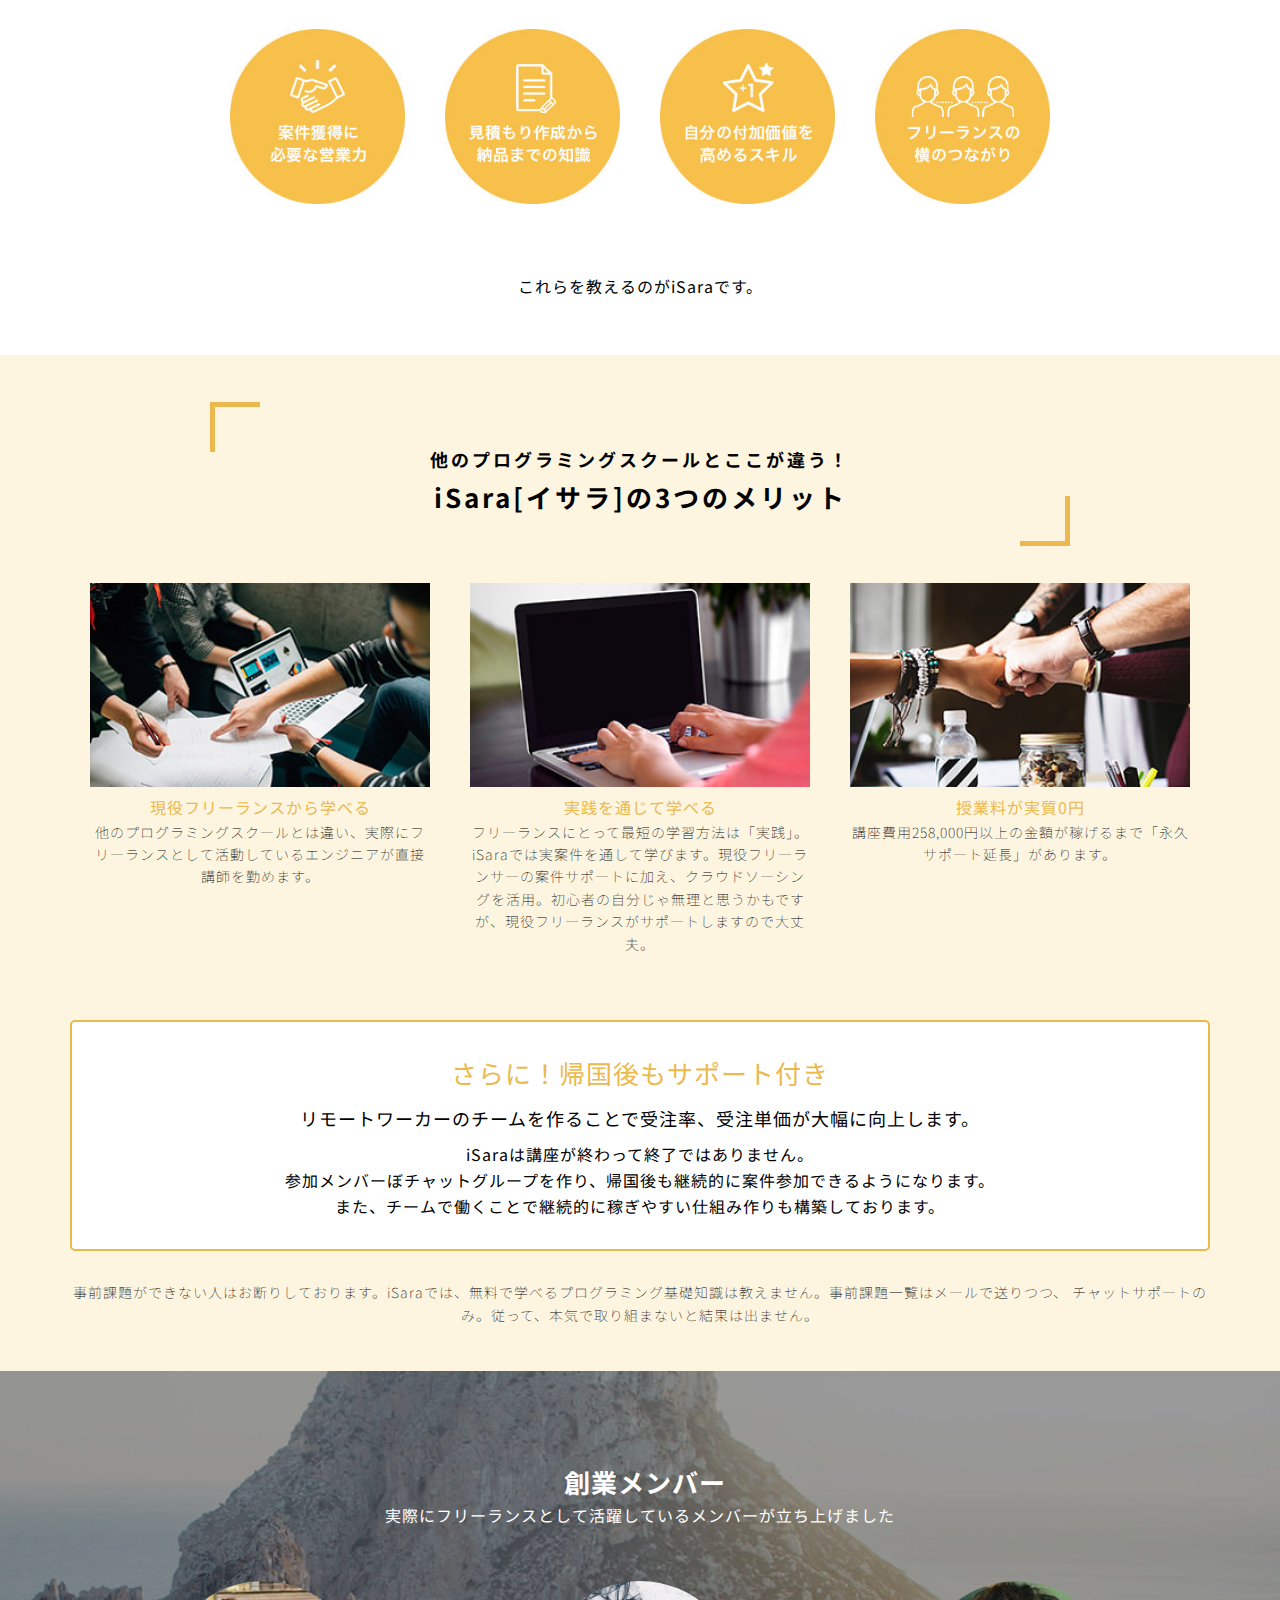
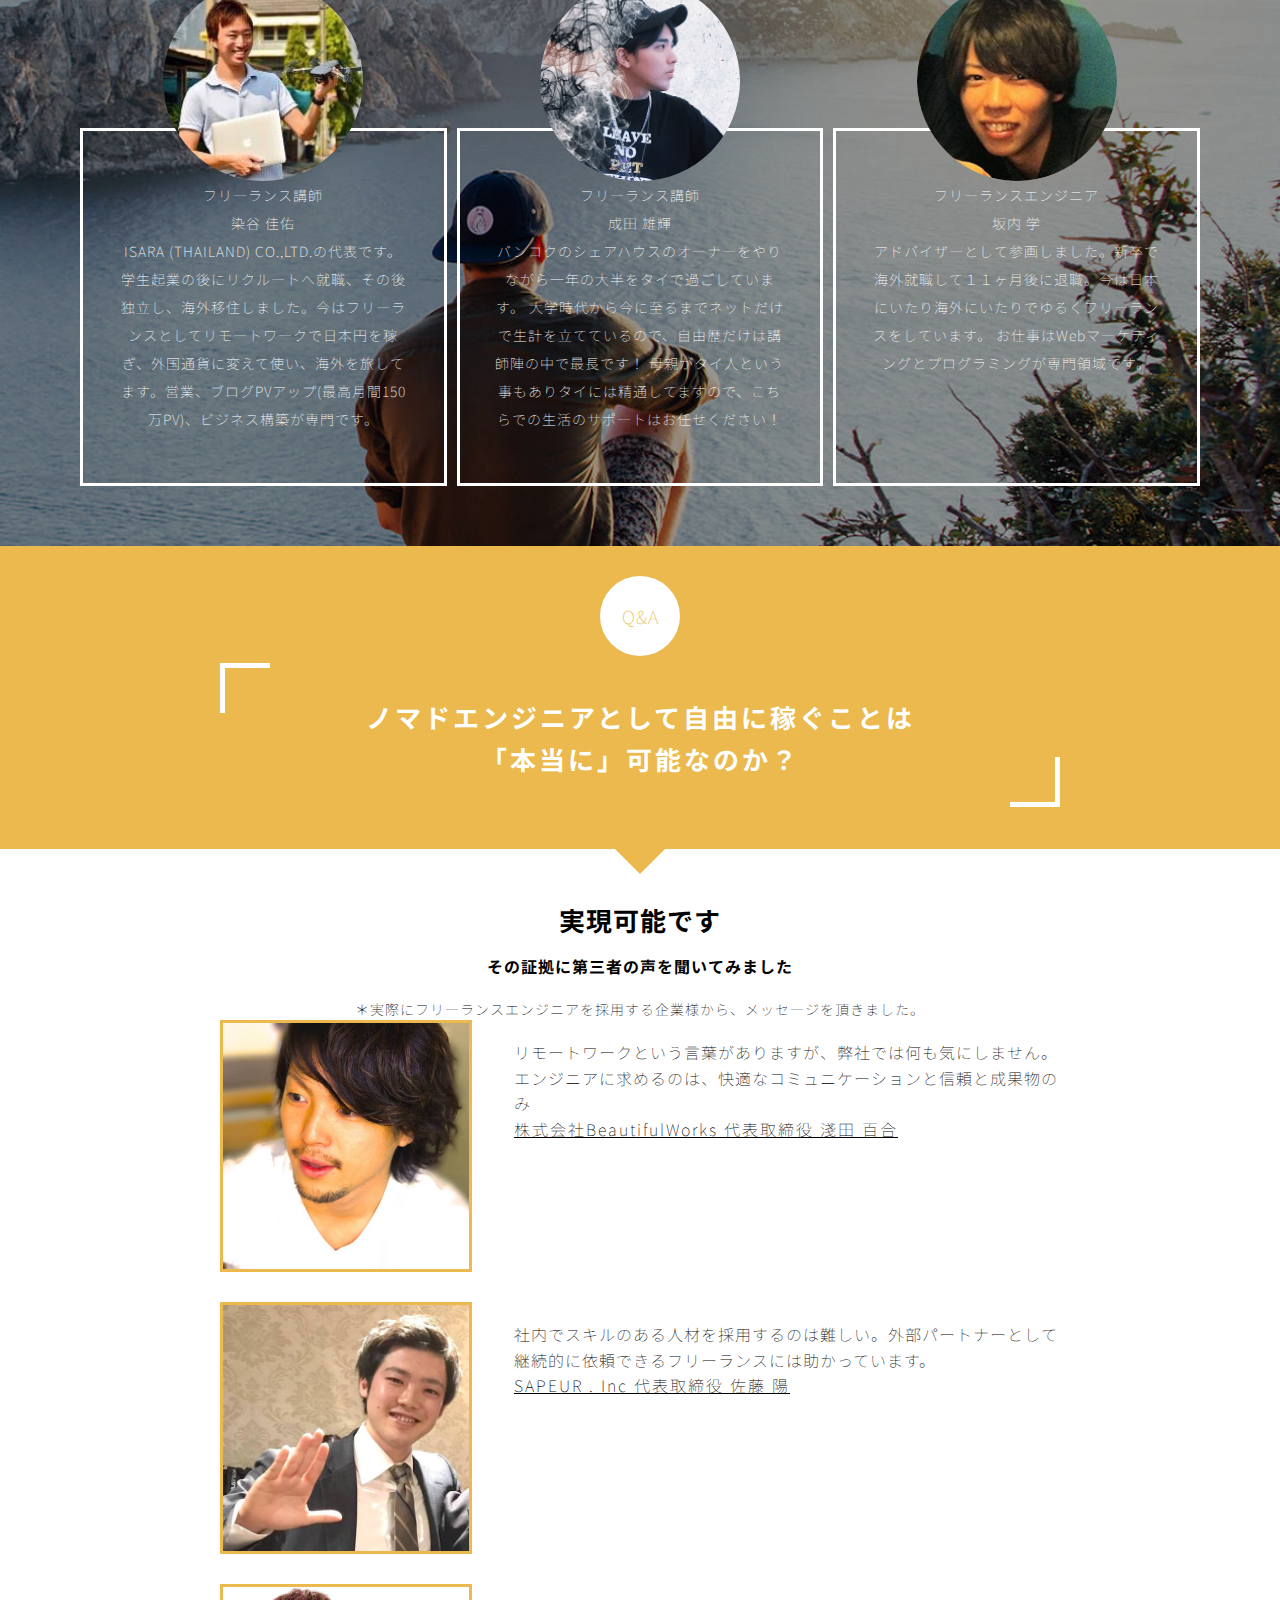
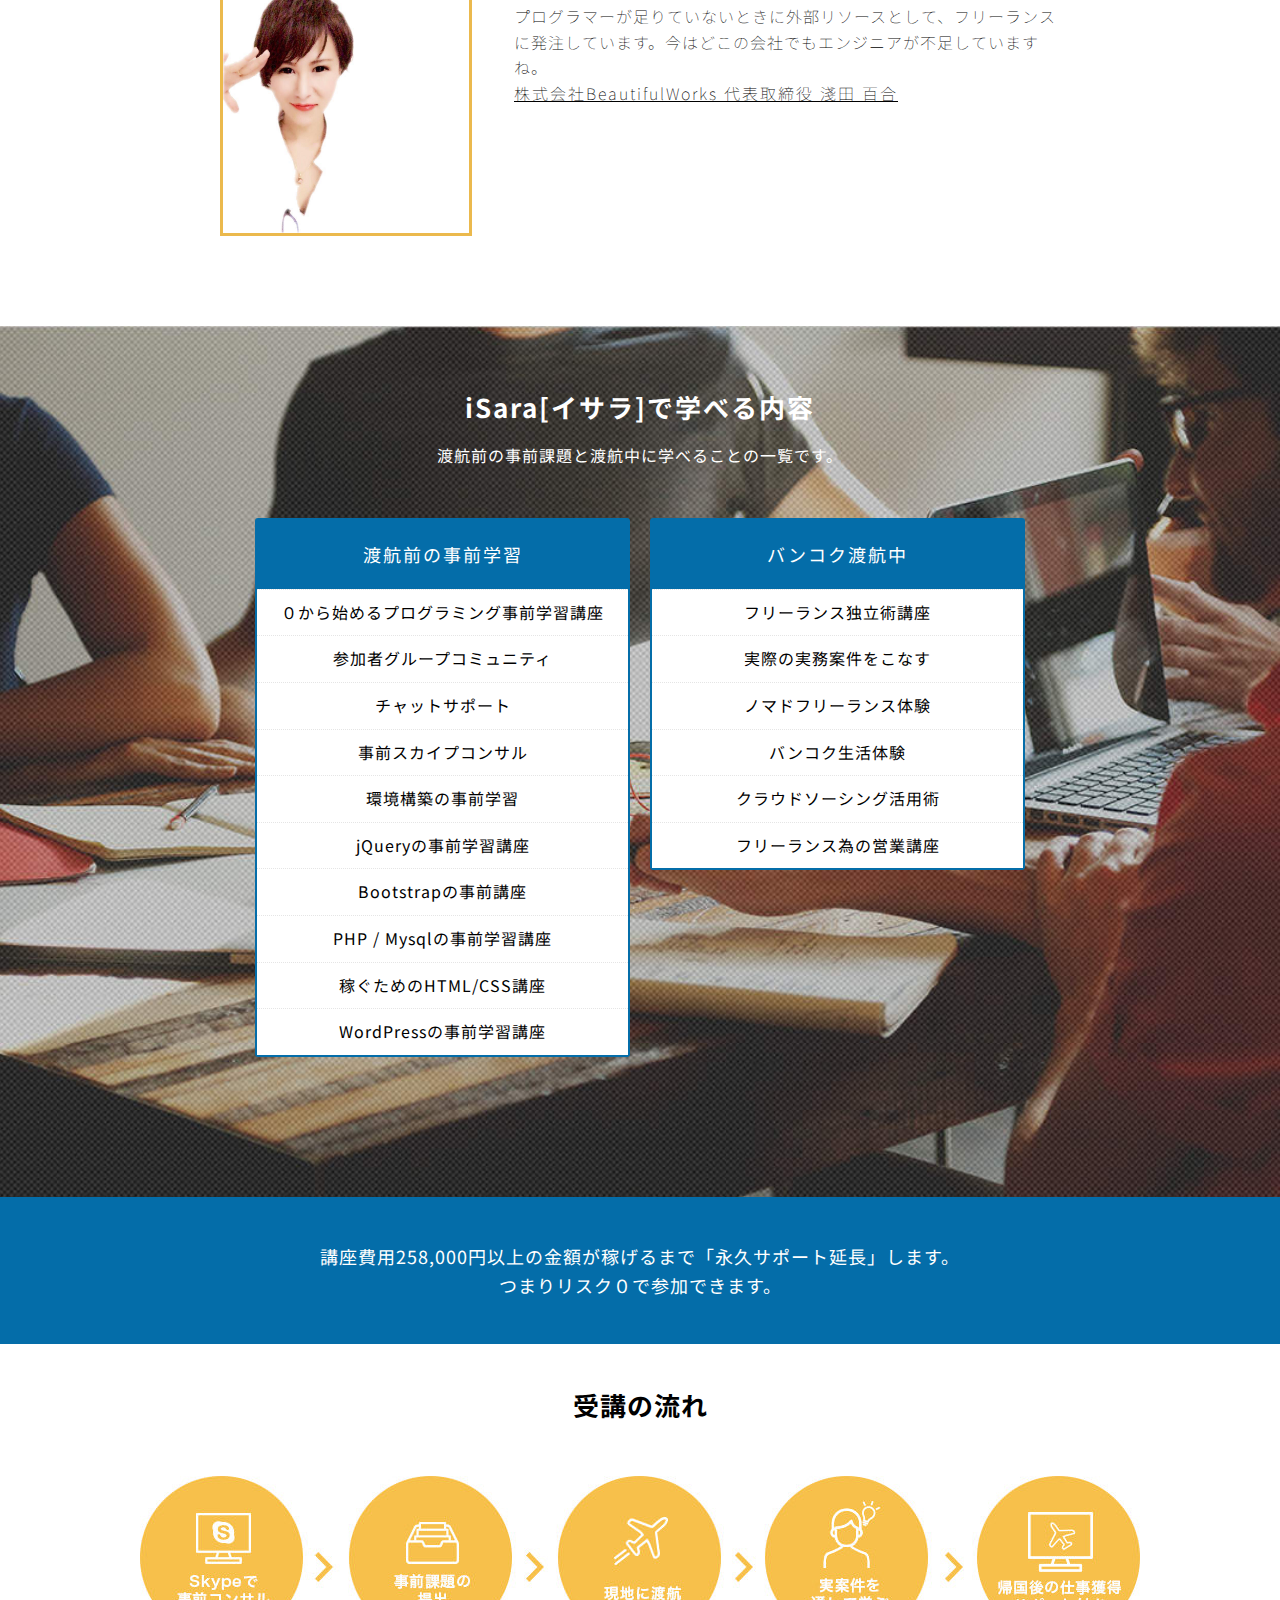
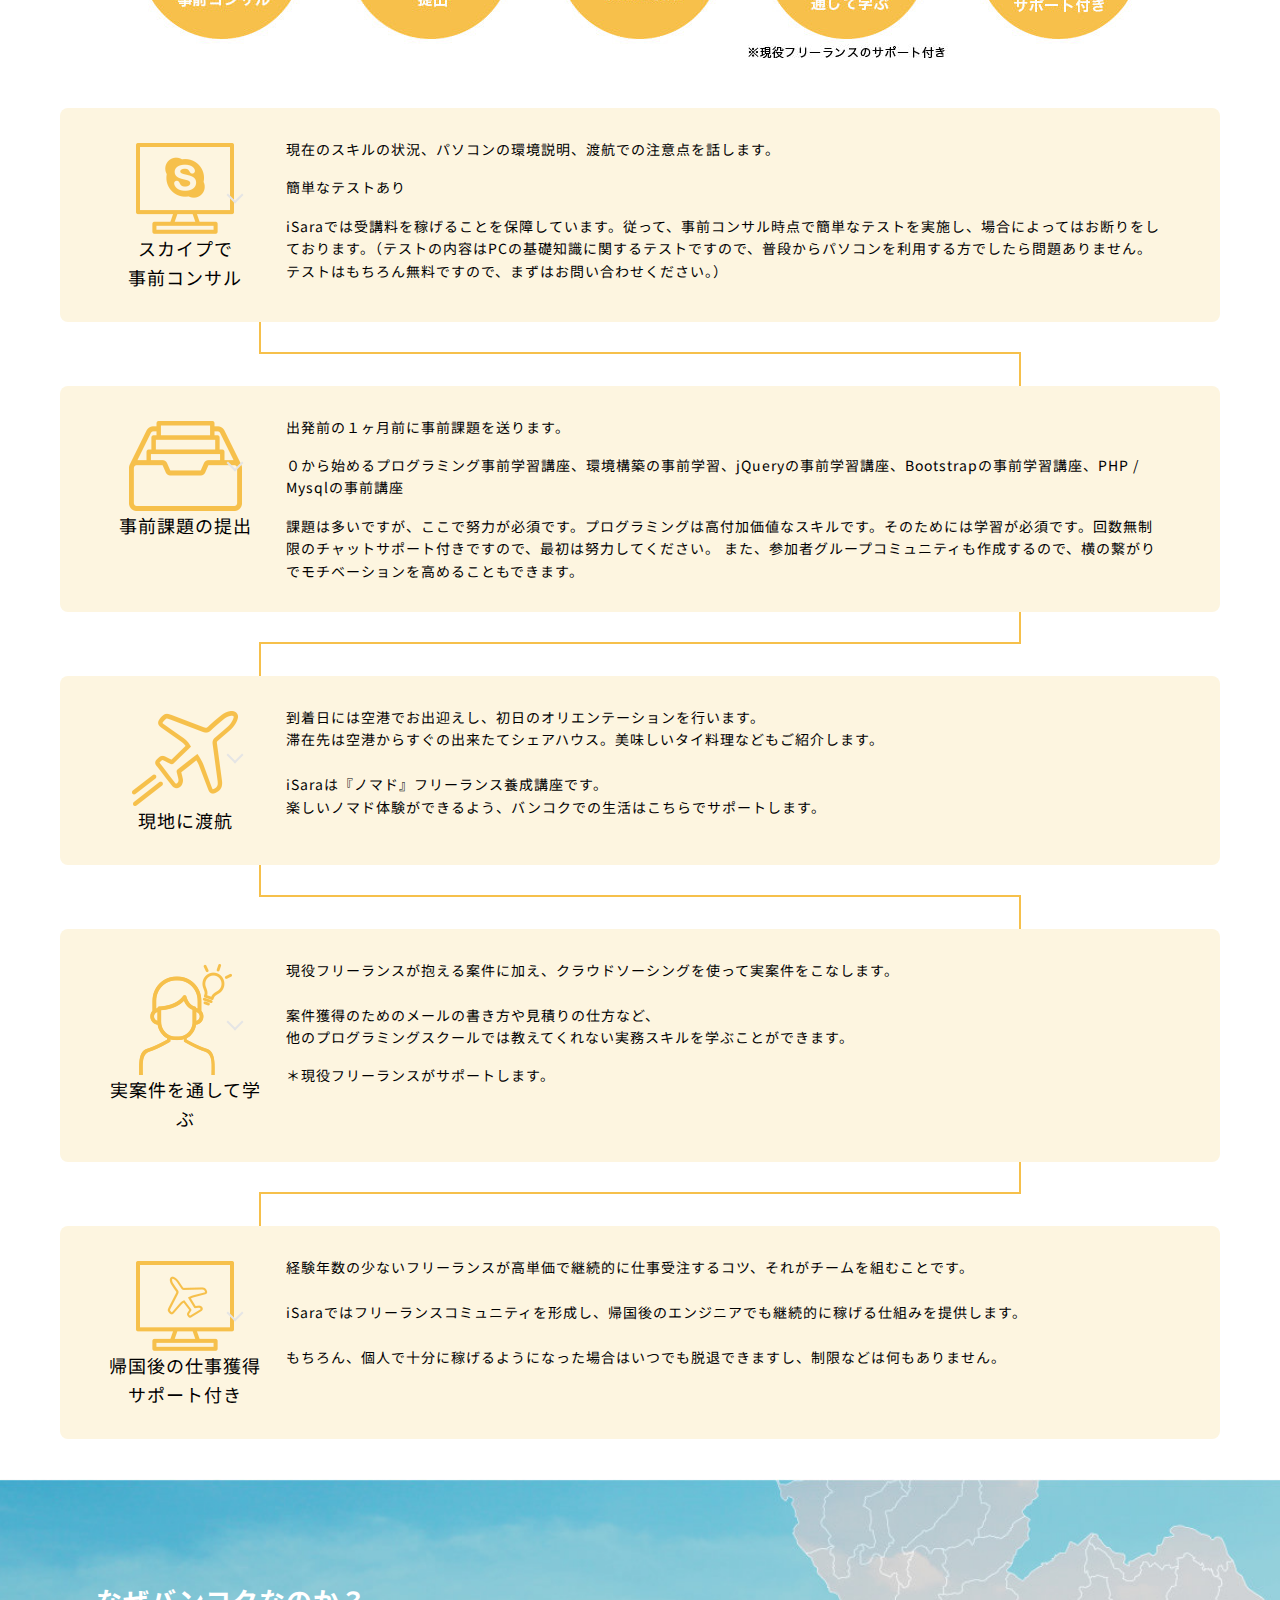
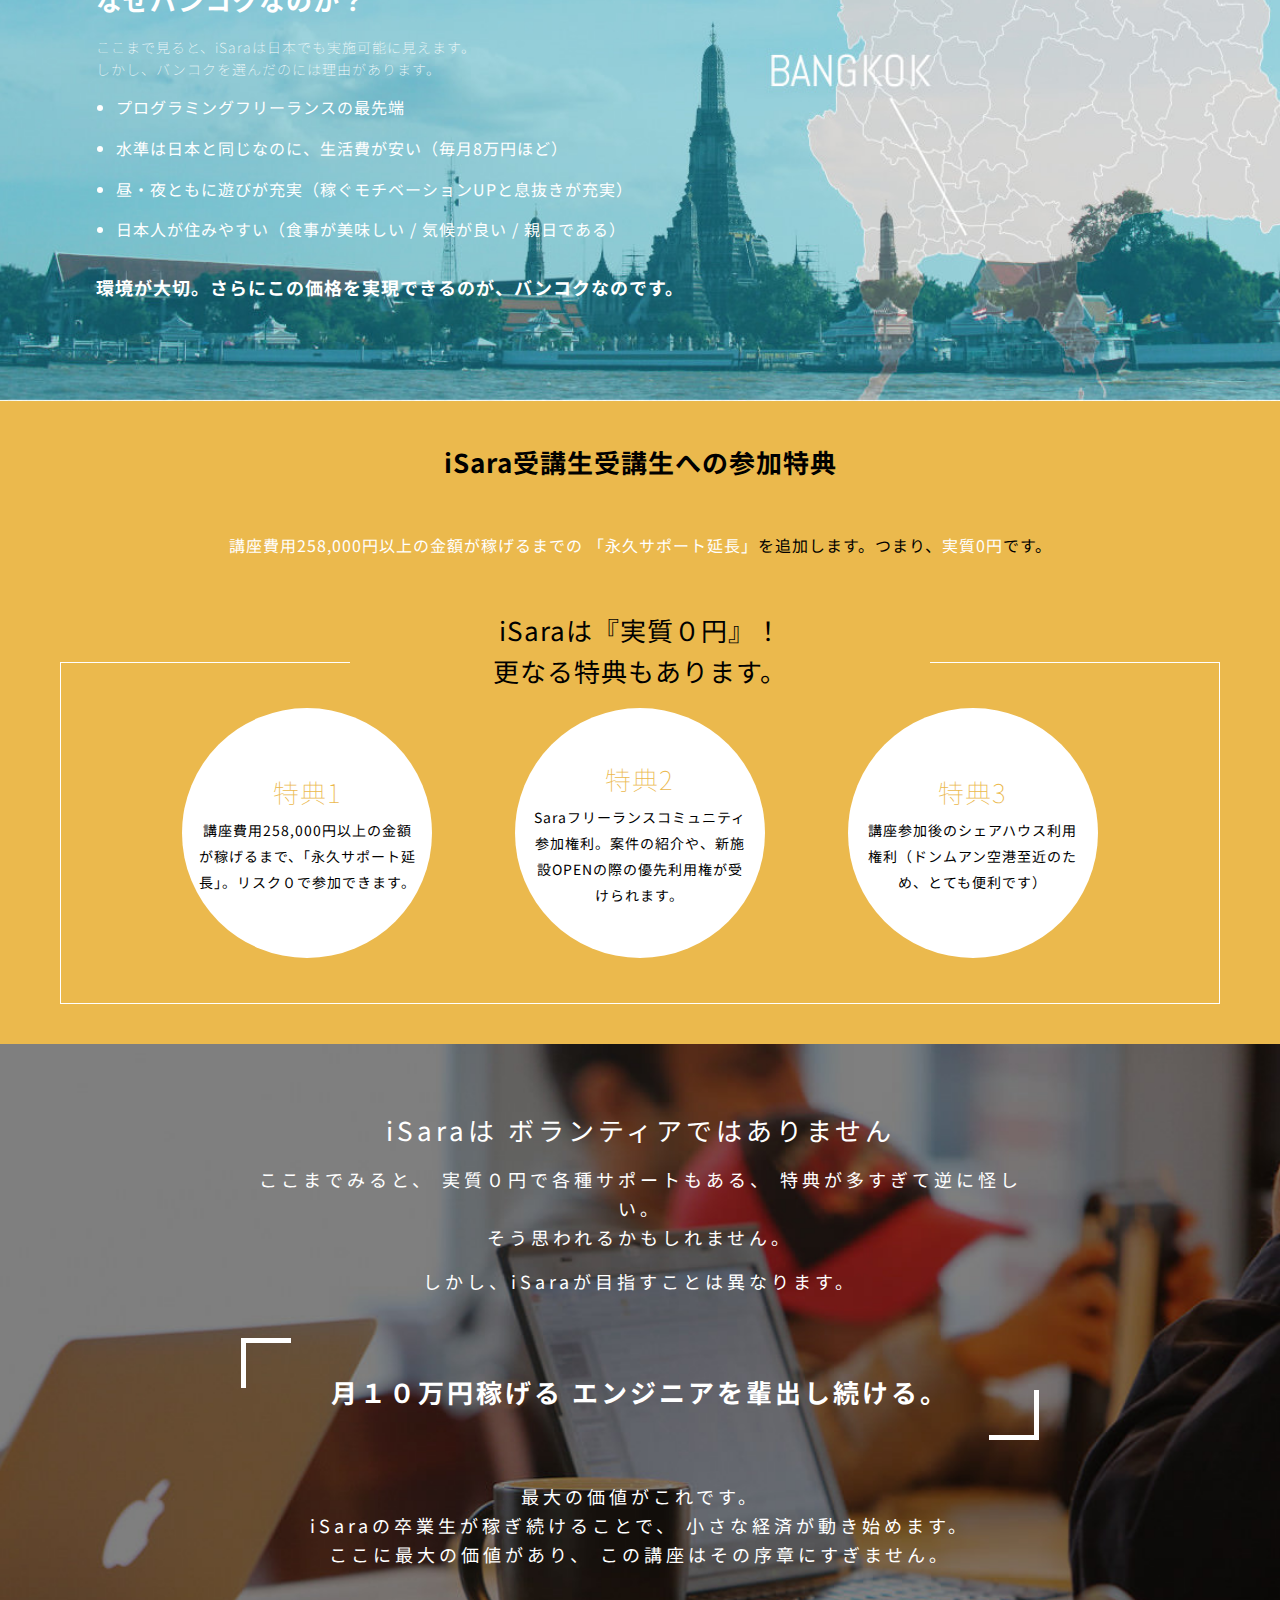
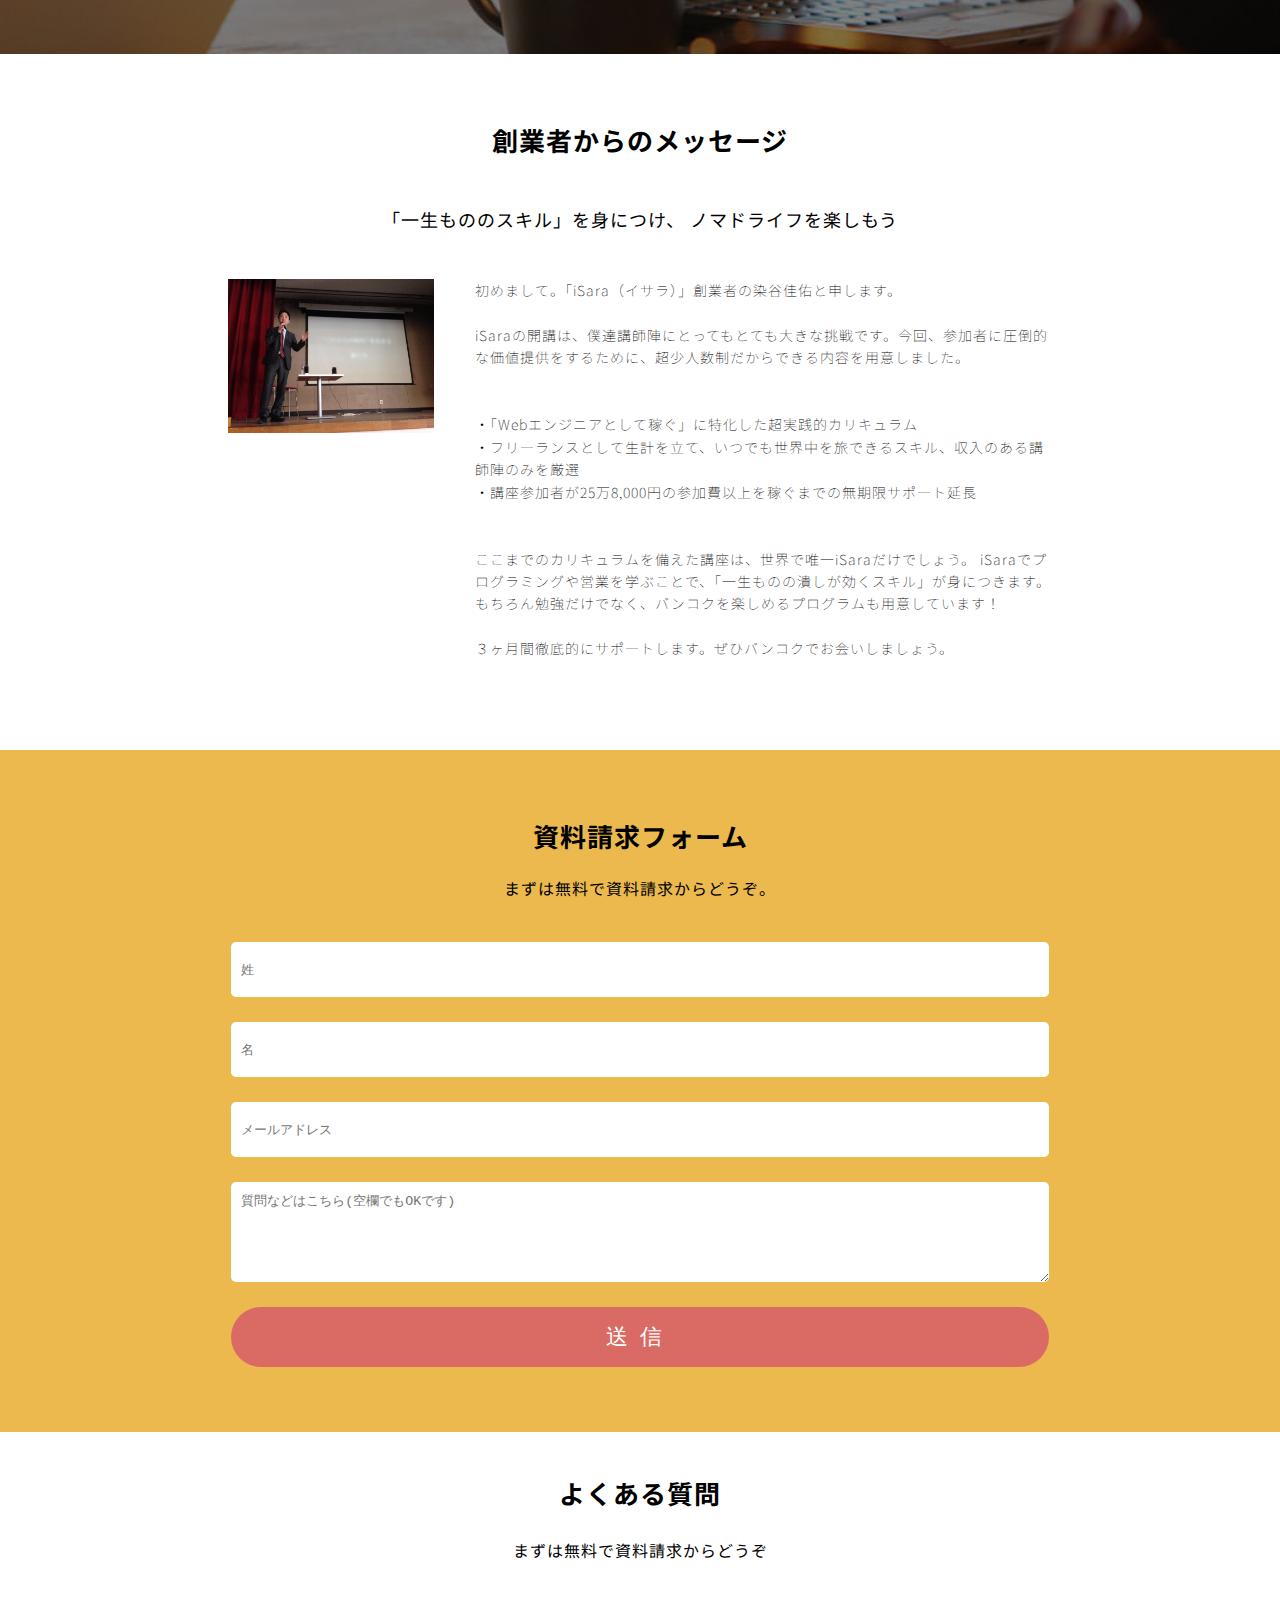
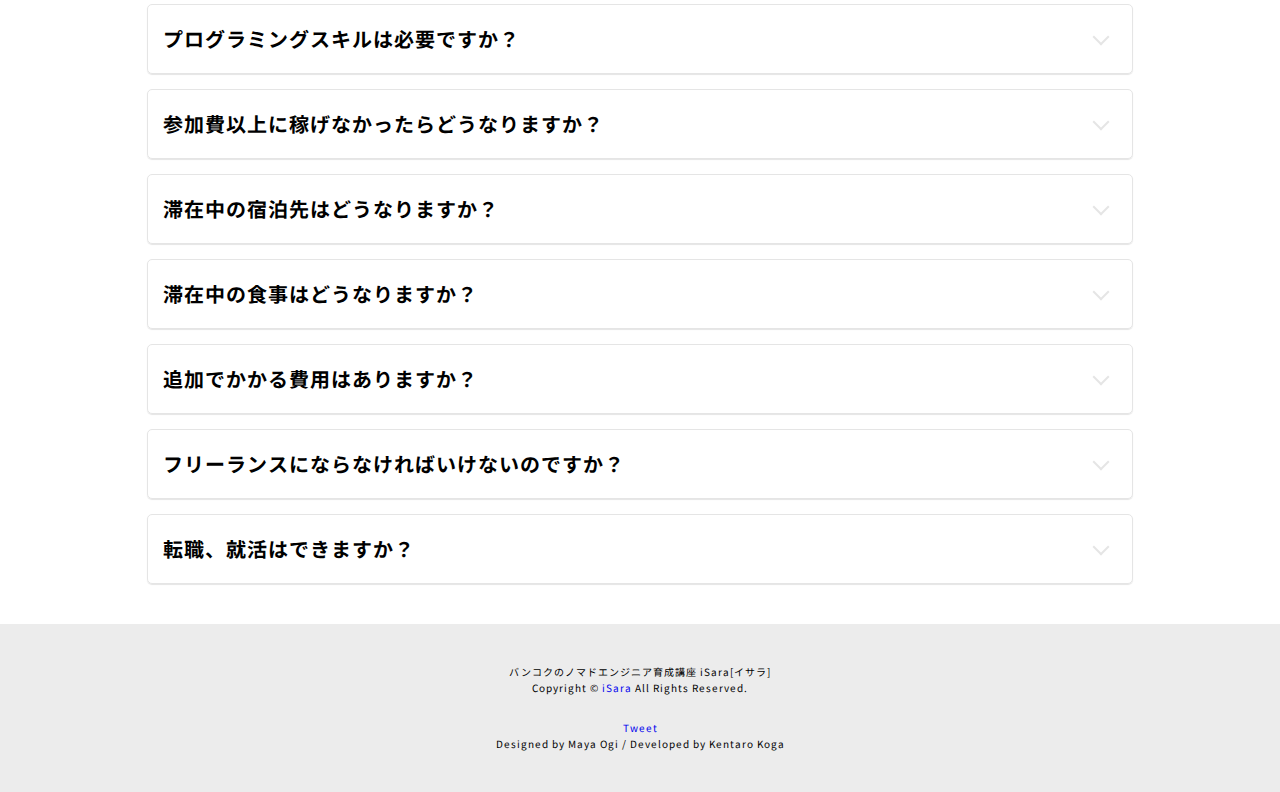
<file: isara.html>
<!DOCTYPE html>
<html lang="ja">
<head>
  <meta charset="UTF-8">
<!-- viewport -->
  <meta name="viewport" content="width=device-width, initial-scale=1.0, maximum-scale=1.0, minimum-scale=1.0">
<!-- google fonts -->
  <link rel="preconnect" href="https://fonts.googleapis.com">
  <link rel="preconnect" href="https://fonts.gstatic.com" crossorigin>
  <link href="https://fonts.googleapis.com/css2?family=Noto+Sans+JP:wght@100;300;500&display=swap" rel="stylesheet">

<!-- CDN font awesome  -->
  <link rel="stylesheet" href="https://use.fontawesome.com/releases/v5.15.4/css/all.css" integrity="sha384-DyZ88mC6Up2uqS4h/KRgHuoeGwBcD4Ng9SiP4dIRy0EXTlnuz47vAwmeGwVChigm" crossorigin="anonymous">

  <!-- favicon -->
  <link rel="icon" href="img/favicon.png">


  <title>K's Portfolio iSara[イサラ]</title>

  <link rel="stylesheet" href="css/css/main.css">˙
</head>
<body id="page-top">

 <!-- header +  main -->
  <header class="header">
    <div class="header__wrapper flex">

      <div class="header__logo">
        <a href="https://isara.life/">
          <img src="img/isaralogo.png" alt="">
        </a>

        <p class="header__txt">
          バンコクのノマドエンジニア育成講座
        </p>
      </div>

      <div class="header__contact">

        <div class="contactPC btn">
          <a href="#form" class="txtXS">
            お問い合わせ / 資料請求はこちら
          </a>
        </div>

        <div class="contactSP btn">
          <a href="#form" class="txtXS">
            <i class="far fa-file-alt"></i>
            <p>資料請求</p>
          </a>
        </div>
      </div>

    </div>
  </header>


  <section class="main">
      <div class="main__box">
        <h1 class="main__title txtL">プログラミングで<br>人生の安定を手に入れよう</h1>

        <div class="main__img">
          <img src="/img/isaralogolarge.png" alt="イサラのロゴです">
        </div>

        <h2 class="main__subTitle txtM">バンコクのノマドエンジニア育成講座<br>iSara[イサラ]</h2>
      </div>
    </div>
  </section>



<!-- conversion -->
  <section class="convert">
    <div class="wrapper">
      <p class="convert__ttl txtM">まずは２０日間で、
        <br>月１０万円稼げるスキルを手に入れよう。
      </p>

      <p class="convert__alert txtM">
        <span>※受講料金は実質０円です。<br class="brsp">詳しくは資料請求をどうぞ。</span>
      </p>

      <div class="convert__btn btn">
        <a href="#form" class="txtL">
          お問い合わせ / 資料請求は<br class="brsp">こちら
        </a>
      </div>

      <div class="convert__deadline txtM">
        <p class="convert__txt">
          第6期生: 2019年11月25日 - 2019年12月25日
          <br class="brsp">＊締め切りました</p>
        <p class="convert__txt">第７期生: 2020年1月2日 - 2019年2月25日
          <br class="brsp">＊締め切りました</p>
        <p class="convert__txt">第８期生: 2021年内に開催予定
          <br class="brsp">＊資料受付中です</p>
      </div>

      <div class="sns sns__flex">
        <div class="sns__twitter">
          <a href="https://twitter.com/share?ref_src=twsrc%5Etfw" class="twitter-share-button" data-show-count="false">Tweet</a>
          <script async src="https://platform.twitter.com/widgets.js" charset="utf-8"></script>
        </div>
        <div class="sns-facebook">
          <div class="fb-like" data-href="https://developers.facebook.com/docs/plugins/" data-width="" data-layout="button" data-action="like" data-size="small" data-share="true"></div>
        </div>
      </div>

    </div>
  </section>

<!-- engineer -->

  <section class="engineer">
    <div class="wrapper">
      <h2 class="borderTitle txtL">
        エンジニアとして<br class="brsp">
        本当の自由を手に入れるためには？
      </h2>

      <div class="engineer__txt txtM">
        <p>
          エンジニア需要の高まりに伴い、<br class="brsp">
          プログラミングスクールが増えています。<br>
          しかしそこでの学習の先は、<br class="brsp">
          提携して決められた就職先に就職すること。
        </p>
        <p>
          これで本当にいいのですか？<br>
          日本人エンジニアはアメリカと較べて<br class="brsp">
          給料が格段に低い。<br>
          <br class="brsp">
          その理由がここにあり、<br class="brsp">
          エンジニアは自分の給料を<br class="brsp">
          コントロールすべきなのです
        </p>
        <p>
          スキルを身につけたエンジニアは、<br class="brsp">
          人生をコントロールすることでより自由に。<br>
          そこで必要なのが <span class="underline">「稼ぐ力」</span>です。
        </p>
      </div>
    </div>

    <div class="about-head">about</div>
  </section>

<!-- isara -->

  <section class="isara">
    <div class="wrapper">
      <h2 class="borderTitle txtL">ノマドエンジニア育成講座<br>iSara[イサラ]とは</h2>

      <div class="isara__txt">「稼ぐこと」にフォーカスしたWebエンジニア育成講座です。</div>

      <div class="whiteArea">
        <p class="whiteArea__txt">稼げるエンジニアに必要な５つのスキルとは？</p>

        <div class="img__box">
          <figure class="img__item">
            <img src="/img/skill.jpg" alt="">
            <figcaption>基礎的な<br>プログラミングスキル</figcaption>
          </figure>
          <div class="img__item">
            <img src="/img/sales.jpg" alt="">
            <figcaption>案件獲得に必要な<br>営業力</figcaption>
          </div>
          <div class="img__item">
            <img src="/img/document.jpg" alt="">
            <figcaption>見積もり作成から<br>納品までの知識</figcaption>
          </div>
          <div class="img__item">
            <img src="/img/plusone.jpg" alt="">
            <figcaption>自分の付加価値を<br>高めるスキル</figcaption>
          </div>
          <div class="img__item">
            <img src="/img/connection.jpg" alt="">
            <figcaption>フリーランス同士の<br>横のつながり</figcaption>
          </div>

        </div>
      </div>
    </div>
  </section>



<!-- step skill -->

  <section class="skills">
    <div class="wrapper">
      <h2 class="mainTitle txtL">iSaraで<br class="brsp">「基本的なプログラミングスキル」は教えません</h2>
      <div class="skills__txt txtM">
        <p>基礎的なプログラミングスキルは無料で学べる時代。</p>
        <p>
          iSaraでは、基礎知識学習は<br class="brsp">
          <span class="color-g">事前学習</span>と
          <span class="color-g">チャットサポート</span>のみ。
        </p>
      </div>

      <div class="card">
        <div class="card__item">
          <h4 class="card__ttl txtS">step.1</h4>
          <div class="card__txt">
            <p class="txtXS">【バンコク渡航前1ヶ月】</p>
            <p class="txtXS">事前課題で基礎知識を学ぶ</p>
          </div>
        </div>

        <div class="card__item">
          <h4 class="card__ttl txtS">step.2</h4>
          <div class="card__txt">
            <p class="txtXS">【バンコク到着後】</p>
            <p class="txtXS">実践的に稼ぐことに特化した学習</p>
          </div>
        </div>

        <div class="card__item">
          <h4 class="card__ttl txtS">step.3</h4>
          <div class="card__txt">
            <p class="txtXS">【バンコク帰国後】</p>
            <p class="txtXS">講座実施後の案件サポート</p>
          </div>
        </div>
      </div>

    </div>

    <div class="announce txtM">
      <p>スキルアップしてもフリーランスエンジニア<br class="brsp">として食べていくことは難しい。</p>
      <p>フリーランスには<span class="color-g">プログラミングスキル以外</span>が大切。</p>
    </div>

  </section>



<!-- learn -->

  <section class="learn">
    <div class="wrapper">
      <h2 class="mainTitle-b txtL">iSara<span class="txtS">[イサラ]</span>で学べること</h2>

      <p class="learn__txt txtM">
        iSaraの学習では、エンジニアとして<br class="brsp">
        「稼ぐ」ために必要な能力を身に付けます。
      </p>

      <div class="images">
        <div class="images__list"><img src="/img/learn1.jpg" alt="img1"></div>
        <div class="images__list"><img src="/img/learn2.jpg" alt="img2"></div>
        <div class="images__list"><img src="/img/learn3.jpg" alt="img3"></div>
        <div class="images__list"><img src="/img/learn4.jpg" alt="img4"></div>
      </div>

      <div class="txtS">これらを教えるのがiSaraです。</div>

    </div>
  </section>



<!-- merit -->

  <section class="merit">
    <div class="wrapper">

      <h2 class="borderTitle txtL">
        <span class="txtM">他のプログラミングスクールとここが違う！</span>
        <br>iSara[イサラ]の3つのメリット
      </h2>

      <div class="card">
        <div class="card__item">
          <img src="/img/merit1.jpg" alt="">
          <h4 class="card__ttl txtS">現役フリーランスから学べる</h4>
          <p class="card__txt txtXS">他のプログラミングスクールとは違い、実際にフリーランスとして活動しているエンジニアが直接講師を勤めます。</p>
        </div>
        <div class="card__item">
          <img src="/img/merit2.jpg" alt="">
          <h4 class="card__ttl txtS ">実践を通じて学べる</h4>
          <p class="card__txt txtXS">フリーランスにとって最短の学習方法は「実践」。iSaraでは実案件を通して学びます。現役フリーランサーの案件サポートに加え、クラウドソーシングを活用。初心者の自分じゃ無理と思うかもですが、現役フリーランスがサポートしますので大丈夫。</p>
        </div>
        <div class="card__item">
          <img src="/img/merit3.jpg" alt="">
          <h4 class="card__ttl txtS">授業料が実質0円</h4>
          <p class="card__txt txtXS">講座費用258,000円以上の金額が稼げるまで「永久サポート延長」があります。</p>
        </div>
      </div>

      <div class="whiteArea">
        <span class="color-g txtL">さらに！帰国後もサポート付き</span>
        <p class="card__txt txtM">リモートワーカーのチームを作ることで受注率、受注単価が大幅に向上します。</p>
        <p class="card__txt txtS">iSaraは講座が終わって終了ではありません。<br>
        参加メンバーぼチャットグループを作り、帰国後も継続的に案件参加できるようになります。<br>
      また、チームで働くことで継続的に稼ぎやすい仕組み作りも構築しております。</p>
      </div>

      <div class="merit__txt txtXS">事前課題ができない人はお断りしております。iSaraでは、無料で学べるプログラミング基礎知識は教えません。事前課題一覧はメールで送りつつ、
      チャットサポートのみ。従って、本気で取り組まないと結果は出ません。</div>
    </div>
  </section>



<!-- members -->

  <section class="members">
    <div class="wrapper">
      <h2 class="mainTitle txtL">
        <i class="fas fa-users" style="padding-right: 10px;"></i>創業メンバー
      </h2>

      <p class="members__txt txtS">実際にフリーランスとして活躍しているメンバーが立ち上げました</p>

      <div class="card">
        <div class="card__item">
          <img src="/img/member1.jpg" alt="">
          <h4 class="card__position txtXS">フリーランス講師</h4>
          <h4 class="card__name txtXS">染谷 佳佑</h4>
          <p class="card__txt txtXS">ISARA (THAILAND) CO.,LTD.の代表です。学生起業の後にリクルートへ就職、その後独立し、海外移住しました。今はフリーランスとしてリモートワークで日本円を稼ぎ、外国通貨に変えて使い、海外を旅してます。営業、ブログPVアップ(最高月間150万PV)、ビジネス構築が専門です。</p>
        </div>

        <div class="card__item">
          <img src="/img/member2.png" alt="">
          <h4 class="card__position txtXS">フリーランス講師</h4>
          <h4 class="card__name txtXS">成田 雄輝</h4>
          <p class="card__txt txtXS">バンコクのシェアハウスのオーナーをやりながら一年の大半をタイで過ごしています。 大学時代から今に至るまでネットだけで生計を立てているので、自由歴だけは講師陣の中で最長です！ 母親がタイ人という事もありタイには精通してますので、こちらでの生活のサポートはお任せください！</p>
        </div>

        <div class="card__item">
          <img src="/img/member3.png" alt="">
          <h4 class="card__position txtXS">フリーランスエンジニア</h4>
          <h4 class="card__name txtXS">坂内 学</h4>
          <p class="card__txt txtXS">アドバイザーとして参画しました。新卒で海外就職して１１ヶ月後に退職。今は日本にいたり海外にいたりでゆるくフリーランスをしています。

          お仕事はWebマーケティングとプログラミングが専門領域です。</p>
        </div>
      </div>
    </div>
  </section>





<!-- Q&A -->

  <section class="question">
    <div class="wrapper">
      <div class="qanda txtM">Q&A</div>

      <h2 class="borderTitle txtL">ノマドエンジニアとして自由に稼ぐことは
        <br>「本当に」可能なのか？</h2>
    </div>
  </section>

  <section class="answer">
    <div class="wrapper">
      <h2 class="mainTitle-b txtL">実現可能です
        <br><span class="txtS">その証拠に第三者の声を聞いてみました</span></h2>
        <p class="answer__txt txtXS">＊実際にフリーランスエンジニアを採用する企業様から、メッセージを頂きました。</p>

        <div class="cards">
          <div class="card__item flex">
            <img src="img/Q&A1.jpg" alt="">
            <div class="card__txt txtS">
              <p>リモートワークという言葉がありますが、弊社では何も気にしません。エンジニアに求めるのは、快適なコミュニケーションと信頼と成果物のみ</p>
              <h4 class="card__name">株式会社BeautifulWorks 代表取締役 淺田 百合</h4>
            </div>
          </div>

          <div class="card__item flex">
            <img src="img/Q&A2.jpg" alt="">
            <div class="card__txt txtS">
              <p>社内でスキルのある人材を採用するのは難しい。外部パートナーとして継続的に依頼できるフリーランスには助かっています。</p>
              <h4 class="card__name">SAPEUR . Inc 代表取締役 佐藤 陽</h4>
            </div>
          </div>

          <div class="card__item flex">
            <img src="img/Q&A3.jpg" alt="">
            <div class="card__txt txtS">
              <p>プログラマーが足りていないときに外部リソースとして、フリーランスに発注しています。今はどこの会社でもエンジニアが不足していますね。</p>
              <h4 class="card__name">株式会社BeautifulWorks 代表取締役 淺田 百合</h4>
            </div>
          </div>
        </div>
    </div>
  </section>

<!-- contents -->

  <section class="contents">
    <div class="wrapper">

      <h2 class="mainTitle txtL">iSara[イサラ]で学べる内容</h2>

      <p class="contents__txt txtS">渡航前の事前課題と渡航中に学べることの一覧です。</p>

      <div class="contents__lists flex">
        <ul class="contents__list">
          <li class="contents__ttl">渡航前の事前学習</li>
          <li class="contents__item">０から始めるプログラミング事前学習講座</li>
          <li class="contents__item">参加者グループコミュニティ</li>
          <li class="contents__item">チャットサポート</li>
          <li class="contents__item">事前スカイプコンサル</li>
          <li class="contents__item">環境構築の事前学習</li>
          <li class="contents__item">jQueryの事前学習講座</li>
          <li class="contents__item">Bootstrapの事前講座</li>
          <li class="contents__item">PHP / Mysqlの事前学習講座</li>
          <li class="contents__item">稼ぐためのHTML/CSS講座</li>
          <li class="contents__item">WordPressの事前学習講座</li>
        </ul>

        <ul class="contents__list">
          <li class="contents__ttl">バンコク渡航中</li>
          <li class="contents__item">フリーランス独立術講座</li>
          <li class="contents__item">実際の実務案件をこなす </li>
          <li class="contents__item">ノマドフリーランス体験</li>
          <li class="contents__item">バンコク生活体験</li>
          <li class="contents__item">クラウドソーシング活用術</li>
          <li class="contents__item">フリーランス為の営業講座</li>
        </ul>
      </div>


    </div>
    <div class="announce txtM">
      講座費用258,000円以上の金額が稼げるまで「永久サポート延長」します。<br>
      つまりリスク０で参加できます。
    </div>
  </section>

  <!-- flow -->
  <section class="flow">
    <div class="wrapper">

      <h2 class="mainTitle-b txtL">受講の流れ</h2>

      <div class="flow__img">
        <img src="/img/flow.jpg" alt="">
      </div>

      <div class="flow__lists">
        <div class="flow__item flex">
          <figure>
            <img src="img/flow1.png" alt="">
            <figcaption class="txtM">
              スカイプで<br class="brpc">事前コンサル
            </figcaption>
          </figure>

          <div class="item__description">
            <p class="item__txt txtXS">現在のスキルの状況、パソコンの環境説明、渡航での注意点を話します。</p><br>
            <p class="item__txt txtXS">簡単なテストあり</p><br>
            <p class="item__txt txtXS">iSaraでは受講料を稼げることを保障しています。従って、事前コンサル時点で簡単なテストを実施し、場合によってはお断りをしております。（テストの内容はPCの基礎知識に関するテストですので、普段からパソコンを利用する方でしたら問題ありません。テストはもちろん無料ですので、まずはお問い合わせください。）</p>
          </div>
        </div>

        <img src="/img/flowline__odd.png" alt="" class="flow__connect">

        <div class="flow__item flex">
          <figure>
            <img src="img/flow2.png" alt="">
            <figcaption class="txtM">事前課題の提出</figcaption>
          </figure>

          <div class="item__description">
            <p class="item__txt txtXS">出発前の１ヶ月前に事前課題を送ります。</p><br>
            <p class="item__txt txtXS">０から始めるプログラミング事前学習講座、環境構築の事前学習、jQueryの事前学習講座、Bootstrapの事前学習講座、PHP / Mysqlの事前講座</p><br>
            <p class="item__txt txtXS">課題は多いですが、ここで努力が必須です。プログラミングは高付加価値なスキルです。そのためには学習が必須です。回数無制限のチャットサポート付きですので、最初は努力してください。
            また、参加者グループコミュニティも作成するので、横の繋がりでモチベーションを高めることもできます。</p>
          </div>
        </div>

        <img src="/img/flowline__even.png" alt="" class="flow__connect">

        <div class="flow__item flex">
          <figure>
            <img src="img/flow3.png" alt="">
            <figcaption class="txtM">現地に渡航</figcaption>
          </figure>

          <div class="item__description">
            <p class="item__txt txtXS">到着日には空港でお出迎えし、初日のオリエンテーションを行います。<br>
            滞在先は空港からすぐの出来たてシェアハウス。美味しいタイ料理などもご紹介します。<br><br>
            iSaraは『ノマド』フリーランス養成講座です。<br>
            楽しいノマド体験ができるよう、バンコクでの生活はこちらでサポートします。</p>
          </div>
        </div>

        <img src="/img/flowline__odd.png" alt="" class="flow__connect">

        <div class="flow__item flex">
          <figure>
            <img src="img/flow4.png" alt="">
            <figcaption class="txtM">実案件を通して学ぶ</figcaption>
          </figure>

          <div class="item__description">
            <p class="item__txt txtXS">
              現役フリーランスが抱える案件に加え、クラウドソーシングを使って実案件をこなします。
              <br><br>
              案件獲得のためのメールの書き方や見積りの仕方など、<br>
              他のプログラミングスクールでは教えてくれない実務スキルを学ぶことができます。
            </p>
            <br>
            <p class="item__txt txtXS">＊現役フリーランスがサポートします。</p>
          </div>
        </div>

        <img src="/img/flowline__even.png" alt="" class="flow__connect">

      <!-- flow list 5 -->
        <div class="flow__item flex">
          <figure>
            <img src="img/flow5.png" alt="">
            <figcaption class="txtM">帰国後の仕事獲得<br  class="brpc">サポート付き</figcaption>
          </figure>

          <div class="item__description">
            <p class="item__txt txtXS">経験年数の少ないフリーランスが高単価で継続的に仕事受注するコツ、それがチームを組むことです。<br><br>iSaraではフリーランスコミュニティを形成し、帰国後のエンジニアでも継続的に稼げる仕組みを提供します。<br><br>
            もちろん、個人で十分に稼げるようになった場合はいつでも脱退できますし、制限などは何もありません。</p>
          </div>
        </div>
      </div>

    </div>
  </section>

  <!-- bangkok -->
  <section class="bangkok">
    <div class="wrapper">
      <h2 class="bangkok__ttl txtL">なぜバンコクなのか？</h2>
      <p class="bangkok__txt txtXS">ここまで見ると、iSaraは日本でも実施可能に見えます。<br>
      しかし、バンコクを選んだのには理由があります。</p>

      <ul class="bangkok__list txtS">
        <li class="bangkok__item txtS">プログラミングフリーランスの最先端</li>
        <li class="bangkok__item txtS">水準は日本と同じなのに、生活費が安い（毎月8万円ほど）</li>
        <li class="bangkok__item txtS">昼・夜ともに遊びが充実（稼ぐモチベーションUPと息抜きが充実）</li>
        <li class="bangkok__item txtS">日本人が住みやすい（食事が美味しい / 気候が良い / 親日である）</li>
        <h2 class="bangkok__sub-ttl txtM">環境が大切。さらにこの価格を実現できるのが、バンコクなのです。</h2>
      </ul>
    </div>
  </section>

  <!-- benefits -->
  <section class="benefits">
    <div class="wrapper">
      <h2 class="mainTitle txtL">
        <i class="fas fa-gift"></i>
        iSara受講生受講生への参加特典
      </h2>

      <p class="benefits__txt txtS">
        <span class="color">講座費用258,000円以上の金額が稼げるまでの
          <br class="brsp">「永久サポート延長」</span>を追加します。<br class="brsp">つまり、<span class="color">実質0円</span>です。
      </p>

      <div class="benefits__contentsTtl txtL">
        iSaraは『実質０円』！
        <br>更なる特典もあります。
      </div>


      <div class="benefits__contents">
        <!-- viewport "pc" -->
          <div class="card">
            <div class="card__item">
              <div>
                <h4 class="card__ttl txtL">特典1</h4>
                <p class="card__txt txtXS">講座費用258,000円以上の金額が稼げるまで、「永久サポート延長」。リスク０で参加できます。</p>
              </div>
            </div>
            <div class="card__item">
              <div>
                <h4 class="card__ttl txtL">特典2</h4>
                <p class="card__txt txtXS">Saraフリーランスコミュニティ参加権利。案件の紹介や、新施設OPENの際の優先利用権が受けられます。</p>
              </div>
            </div>
            <div class="card__item">
              <div>
                <h4 class="card__ttl txtL">特典3</h4>
                <p class="card__txt txtXS">講座参加後のシェアハウス利用権利（ドンムアン空港至近のため、とても便利です）</p>
              </div>
            </div>
            </div>

            <div class="tbsp">
              <div class="tbsp__item">
                <div class="tbsp__ttl">
                  <p class="txtM"">特典1</p>
                </div>
                <div class="tbsp__txt txtM">
                  <p>講座費用258,000円以上の金額が稼げるまで、「永久サポート延長」。リスク０で参加できます。</p>
                </div>
              </div>
              <div class="tbsp__item">
                <div class="tbsp__ttl">
                  <p class="txtM">
                    特典2
                  </p>
                </div>
                <div class="tbsp__txt txtM">
                  <p>Saraフリーランスコミュニティ参加権利。案件の紹介や、新施設OPENの際の優先利用権が受けられます。</p>
                </div>
              </div>
              <div class="tbsp__item">
                <div class="tbsp__ttl">
                  <p class="txtM">
                    特典3
                  </p>
                </div>
                <div class="tbsp__txt txtM">
                  <p>講座参加後のシェアハウス利用権利（ドンムアン空港至近のため、とても便利です）</p>
                </div>
              </div>
            </div>


          </div>
        </div>
      </div>
    </section>
  </div>

  <!-- value -->
  <section class="value">
    <div class="wrapper">
      <div class="value__ttl">
        iSaraは<br class="brsp">
        ボランティアではありません</div>
      <p class="value__txt">
        ここまでみると、<br class="brsp">
        実質０円で各種サポートもある、<br class="brsp">
        特典が多すぎて逆に怪しい。<br>
        そう思われるかもしれません。<br>
      </p>
      <p class="value__txt">
        しかし、iSaraが目指すことは異なります。
      </p>

      <h2 class="borderTitle txtL">
        月１０万円稼げる<br class="brsp">
        エンジニアを輩出し続ける。</h2>

      <p class="value__txt">
        最大の価値がこれです。<br>
        iSaraの卒業生が稼ぎ続けることで、<br class="brsp">
        小さな経済が動き始めます。<br>
        ここに最大の価値があり、<br class="brsp">
        この講座はその序章にすぎません。
      </p>
    </div>
  </section>

  <!-- messages -->
  <div class="messages">
    <div class="wrapper">
      <h2 class="mainTitle txtL">創業者からのメッセージ</h2>

      <p class="messages__txt txtM">
        「一生もののスキル」を身につけ、
        <br class="brsp">ノマドライフを楽しもう
      </p>

      <div class="card flex">

        <div class="img-box">
          <img src="img/message__img.jpg" alt="" class="messages__img">
        </div>

        <div class="card__txt">
          <p class="txtXS">初めまして。「iSara（イサラ）」創業者の染谷佳佑と申します。<br><br>
          iSaraの開講は、僕達講師陣にとってもとても大きな挑戦です。今回、参加者に圧倒的な価値提供をするために、超少人数制だからできる内容を用意しました。
          <br><br><br>
          ・「Webエンジニアとして稼ぐ」に特化した超実践的カリキュラム<br>
          ・フリーランスとして生計を立て、いつでも世界中を旅できるスキル、収入のある講師陣のみを厳選<br>
          ・講座参加者が25万8,000円の参加費以上を稼ぐまでの無期限サポート延長<br>
          <br><br>
          ここまでのカリキュラムを備えた講座は、世界で唯一iSaraだけでしょう。 iSaraでプログラミングや営業を学ぶことで、「一生ものの潰しが効くスキル」が身につきます。 もちろん勉強だけでなく、バンコクを楽しめるプログラムも用意しています！
          <br><br>
          ３ヶ月間徹底的にサポートします。ぜひバンコクでお会いしましょう。</p>
        </div>
      </div>

    </div>
  </div>

  <!-- form -->
  <section class="form" id="form">
    <div class="form__wrapper">
      <h2 class="mainTitle txtL">資料請求フォーム</h2>
      <p class="form__txt txtS">まずは無料で資料請求からどうぞ。</p>

      <form action="" class="form__box">
        <input type="name" class="input__name" placeholder="姓">
        <input type="name" class="input__name" placeholder="名">
        <input type="email" class="input__mail" placeholder="メールアドレス">
        <textarea name="text" class="text" placeholder="質問などはこちら(空欄でもOKです)"></textarea>

        <input type="submit" class="btn form__btn" value="送信">
      </form>

    </div>
  </section>

  <!-- question -->
  <div class="faq">
    <div class="wrapper">
      <h2 class="mainTitle txtL">よくある質問</h2>

      <p class="faq__txt txtS">まずは無料で資料請求からどうぞ</p>

      <!-- アコーディオンエリア -->
      <ul class="accordion">
        <li class="accordion__item">
          <h3 class="accordion__ttl">
              <i class="far fa-question-circle"></i>
              プログラミングスキルは必要ですか？
          </h3>
          <p class="accordion__answer txtS">いいえ、必要ありません。しかし、iSaraでは参加費以上の金額が稼げることを保障しています。 従って、事前通話面談時点で簡単なテストを実施し、場合によってはお断りをしております。この点だけはご了承ください。</p>
        </li>
        <li class="accordion__item">
          <h3 class="accordion__ttl">
              <i class="far fa-question-circle"></i>
              参加費以上に稼げなかったらどうなりますか？
          </h3>
          <p class="accordion__answer txtS">参加費である258,000円以上の金額をトータルで稼ぐまで、無期限でサポート延長いたします。（講座参加後、週30時間以上の実践をすることと、週１回の実践報告をすることが延長条件です。）きちんと学び実践すれば、フリーランスでも収入を作ることは十分に可能です。</p>
        </li>
        <li class="accordion__item">
          <h3 class="accordion__ttl">
              <i class="far fa-question-circle"></i>
              滞在中の宿泊先はどうなりますか？
          </h3>
          <p class="accordion__answer txtS">宿泊費用が必要ですが、iSara提携のホステルに宿泊することになりますので心配はありません。</p>
        </li>
        <li class="accordion__item">
          <h3 class="accordion__ttl">
              <i class="far fa-question-circle"></i>
              滞在中の食事はどうなりますか？
          </h3>
          <p class="accordion__answer txtS">拠点となる新築シェアハウスの周辺に、50バーツ程度の（160円）安価な飲食店が多数あります。 日本食レストランもありますし、出前を取ることも可能です。</p>
        </li>
        <li class="accordion__item">
          <h3 class="accordion__ttl">
              <i class="far fa-question-circle"></i>
              追加でかかる費用はありますか？
          </h3>
          <p class="accordion__answer txtS">宿泊費（トータル20000円）と食費（一食150円程度）くらいです。</p>
        </li>
        <li class="accordion__item">
          <h3 class="accordion__ttl">
              <i class="far fa-question-circle"></i>
              フリーランスにならなければいけないのですか？
          </h3>
          <p class="accordion__answer txtS">いいえ、必ずフリーランスにならないといけないわけではありません。 実際に過去の卒業生の方の進路も、独立、副業として続ける、就職するなど様々です。</p>
        </li>
        <li class="accordion__item">
          <h3 class="accordion__ttl">
              <i class="far fa-question-circle"></i>
              転職、就活はできますか？
          </h3>
          <p class="accordion__answer txtS">DODAの調査によると、2017年のエンジニアの求人倍率は7.5倍です。これは、人材不足が叫ばれる医療業界（医師：6倍、看護師：3倍）よりも高い数値です。ですのできちんとしたスキルを身につけることができれば、就職・転職には困らないはずです。元リクルートの転職のプロも運営スタッフとして参加しています。</p>
        </li>
      </ul>
    </div>
  </div>



  <!-- footer -->
  <footer class="footer">
    <div class="wrapper footer__wrapper">
      <p class="footer__txt">バンコクのノマドエンジニア育成講座 iSara[イサラ]</p>
      <small>Copyright &copy;
        <a href="https://isara.life/" class="footer__link">iSara</a>
        All Rights Reserved.
      </small>

      <div class="sns flex">
        <div class="sns__twitter">
          <!-- <a href="https://twitter.com/share?ref_src=twsrc%5Etfw" class="twitter-share-button" data-show-count="false">Tweet</a> -->

          <a href="https://twitter.com/share" class="twitter-share-button" data-url="https://isara.life/">Tweet</a>

        </div>
        <div class="sns__facebook">
          <div class="fb-like" data-href="https://isara.life/" data-width="" data-layout="button" data-action="like" data-size="txtS" data-share="true"></div>
        </div>
      </div>

      <div class="footer__illustrator">
        Designed by Maya Ogi / Developed by Kentaro Koga
      </div>

    </div>
  </footer>

  <div class="page-top">
    <a href="#page-top"></a>
  </div>






  <!-- ------------------------------------------------------------ -->
  <!-- ------------------------------------------------------------ -->

  <!-- facebook share ボタン -->
<div id="fb-root"></div>
<script async defer   crossorigin="anonymous" src="https://connect.facebook.net/ja_JP/sdk.js#xfbml=1&version=v11.0" nonce="Jv4OUOYT"></script>

  <!-- twitter -->

  <script async src="https://platform.twitter.com/widgets.js" charset="utf-8" defer></script>

  <!-- CDN jQuery -->
  <script src="https://code.jquery.com/jquery-3.6.0.js" integrity="sha256-H+K7U5CnXl1h5ywQfKtSj8PCmoN9aaq30gDh27Xc0jk=" crossorigin="anonymous" defer></script>

  <script src="isara.js" defer></script>

</body>
</html>
</file>
<file: css/css/main.css>
/*
html5doctor.com Reset Stylesheet
v1.6.1
Last Updated: 2010-09-17
Author: Richard Clark - http://richclarkdesign.com
Twitter: @rich_clark
*/
html, body, div, span, object, iframe,
h1, h2, h3, h4, h5, h6, p, blockquote, pre,
abbr, address, cite, code,
del, dfn, em, img, ins, kbd, q, samp,
small, strong, sub, sup, var,
b, i,
dl, dt, dd, ol, ul, li,
fieldset, form, label, legend,
table, caption, tbody, tfoot, thead, tr, th, td,
article, aside, canvas, details, figcaption, figure,
footer, header, hgroup, menu, nav, section, summary,
time, mark, audio, video {
  margin: 0;
  padding: 0;
  border: 0;
  outline: 0;
  font-size: 100%;
  vertical-align: baseline;
  background: transparent;
}

body {
  line-height: 1;
}

article, aside, details, figcaption, figure,
footer, header, hgroup, menu, nav, section {
  display: block;
}

nav ul li {
  list-style: none;
}

blockquote, q {
  quotes: none;
}

blockquote:before, blockquote:after,
q:before, q:after {
  content: "";
  content: none;
}

a {
  margin: 0;
  padding: 0;
  font-size: 100%;
  vertical-align: baseline;
  background: transparent;
  text-decoration: none;
}

img {
  width: 100%;
  vertical-align: top;
}

/* change colours to suit your needs */
ins {
  background-color: #ff9;
  color: #000;
  text-decoration: none;
}

/* change colours to suit your needs */
mark {
  background-color: #ff9;
  color: #000;
  font-style: italic;
  font-weight: bold;
}

del {
  text-decoration: line-through;
}

abbr[title], dfn[title] {
  border-bottom: 1px dotted;
  cursor: help;
}

table {
  border-collapse: collapse;
  border-spacing: 0;
}

/* change border colour to suit your needs */
hr {
  display: block;
  height: 1px;
  border: 0;
  border-top: 1px solid #cccccc;
  margin: 1em 0;
  padding: 0;
}

input, select {
  vertical-align: middle;
}

ul, li {
  list-style-type: none;
}

*, *::before, *::after {
  -webkit-box-sizing: border-box;
          box-sizing: border-box;
}

.wrapper, .header__wrapper {
  max-width: 1190px;
  width: 100%;
  margin: 0 auto;
  padding: 40px 15px;
}

.flex, .sns {
  display: -webkit-box;
  display: -webkit-flex;
  display: -ms-flexbox;
  display: flex;
  -webkit-box-align: center;
  -webkit-align-items: center;
      -ms-flex-align: center;
          align-items: center;
}

html {
  font-size: 62.5%;
}

body {
  background-color: #fff;
  font-family: "Noto Sans JP", sans-serif;
  font-weight: normal;
  color: #000000;
  letter-spacing: 0.1rem;
  text-align: center;
  line-height: 1.6;
  padding-top: 60px;
}
@media (max-width: 768px) {
  body {
    padding-top: 48px;
  }
}

img {
  max-width: 100%;
  max-height: 100%;
  width: auto;
  height: auto;
}

.mainTitle {
  color: #fff;
  text-align: center;
}
.mainTitle-b {
  color: black;
  text-align: center;
}

.whiteArea {
  background-color: #fff;
  border: 2px solid #ebb94d;
  margin-top: 35px;
  padding: 30px;
}

.img__box {
  margin-top: 20px;
  text-align: center;
}
.img__box .img__item {
  padding: 10px;
  display: inline-block;
}
.img__box .img__item figcaption {
  font-weight: 300;
  margin: 10px 0;
}

.card {
  width: 100%;
  display: -webkit-box;
  display: -webkit-flex;
  display: -ms-flexbox;
  display: flex;
}
@media (max-width: 768px) {
  .card {
    display: block;
  }
}
.card__item {
  margin-bottom: 30px;
  background-color: #fff;
}
.card__ttl {
  text-align: center;
  color: #fff;
  background-color: #ebb94d;
  text-transform: uppercase;
  font-weight: normal;
  border-radius: 5px;
}

.images {
  display: -webkit-box;
  display: -webkit-flex;
  display: -ms-flexbox;
  display: flex;
  max-width: 100%;
  width: 860px;
  margin: 50px auto;
}
.images__list {
  width: 25%;
  padding: 20px;
}
.images__list img {
  max-width: 100%;
  min-width: 100%;
  width: 180px;
}

.announce {
  background-color: #046DA9;
  color: #fff;
  padding: 45px 0px;
}
.announce .color-g {
  color: #ebb94d;
}

.btn {
  display: inline-block;
  background-color: #da6b64;
  border-radius: 100px;
}
.btn:hover {
  cursor: pointer;
  background-color: #D84940;
}
.btn a {
  color: #fff;
  font-weight: normal;
  border-radius: 100px;
}

.borderTitle, .question .borderTitle {
  text-align: center;
  letter-spacing: 0.3rem;
  padding: 40px;
  width: 860px;
  max-width: 100%;
  position: relative;
  display: inline-block;
}
.borderTitle::before, .question .borderTitle::before, .borderTitle::after, .question .borderTitle::after {
  content: "";
  display: block;
  height: 50px;
  width: 50px;
  border: 5px solid #ebb94d;
  position: absolute;
}
.borderTitle::before, .question .borderTitle::before {
  border-right: none;
  border-bottom: none;
  top: 7px;
  left: 0;
}
.borderTitle::after, .question .borderTitle::after {
  border-top: none;
  border-left: none;
  right: 0;
  bottom: 12px;
}

.underline {
  font-weight: bold;
  background: -webkit-gradient(linear, left top, left bottom, color-stop(70%, transparent), color-stop(0%, #ebb94d));
  background: -webkit-linear-gradient(transparent 70%, #ebb94d 0%);
  background: linear-gradient(transparent 70%, #ebb94d 0%);
}

.txtXS {
  font-size: 1.4rem;
}

.txtS {
  font-size: 1.6rem;
}

.txtM {
  font-size: 1.8rem;
}
@media (max-width: 768px) {
  .txtM {
    font-size: 1.6rem;
  }
}

.txtL {
  font-size: 2.6rem;
}
@media (min-width: 769px ) and (max-width: 1190px) {
  .txtL {
    font-size: 2.2rem;
  }
}
@media (max-width: 768px) {
  .txtL {
    font-size: 2rem;
  }
}

.brpc {
  display: none;
}
@media (min-width: 1190px) {
  .brpc {
    display: block;
  }
}

.brsp {
  display: none;
}
@media (max-width: 768px) {
  .brsp {
    display: inline-block;
  }
}

input, textarea {
  display: block;
}

.fa-question-circle {
  color: #046da9;
}

.sns {
  -webkit-box-pack: center;
  -webkit-justify-content: center;
      -ms-flex-pack: center;
          justify-content: center;
  margin-top: 24px;
}

iframe {
  vertical-align: center;
}

.header {
  position: fixed;
  top: 0;
  left: 0;
  width: 100%;
  height: 75px;
  background-color: #fff;
  z-index: 9999;
  -webkit-box-shadow: 0 -20px 20px 10px #999999;
          box-shadow: 0 -20px 20px 10px #999999;
}
@media (max-width: 768px) {
  .header {
    height: 64px;
  }
}
.header__wrapper {
  padding: 15px;
}
@media (max-width: 768px) {
  .header__wrapper {
    padding: 5px 8px;
    position: relative;
  }
}
.header__logo {
  display: -webkit-box;
  display: -webkit-flex;
  display: -ms-flexbox;
  display: flex;
  -webkit-box-align: center;
  -webkit-align-items: center;
      -ms-flex-align: center;
          align-items: center;
}
@media (max-width: 768px) {
  .header__logo a {
    width: 100%;
    -webkit-box-ordinal-group: 2;
    -webkit-order: 1;
        -ms-flex-order: 1;
            order: 1;
  }
}
@media (max-width: 768px) and (max-width: 768px) {
  .header__logo a {
    text-align: left;
  }
}
.header__logo a img {
  width: 125px;
  height: 100%;
}
@media (max-width: 768px) {
  .header__logo a img {
    width: 95px;
  }
}
@media (max-width: 768px) {
  .header__logo {
    -webkit-box-orient: vertical;
    -webkit-box-direction: normal;
    -webkit-flex-direction: column;
        -ms-flex-direction: column;
            flex-direction: column;
  }
}
.header__txt {
  position: relative;
  font-size: 1.4rem;
}
@media (min-width: 769px ) and (max-width: 1190px) {
  .header__txt {
    letter-spacing: 0;
  }
}
@media (max-width: 768px) {
  .header__txt {
    width: 100%;
    -webkit-box-ordinal-group: 1;
    -webkit-order: 0;
        -ms-flex-order: 0;
            order: 0;
    letter-spacing: 0;
    font-size: 1.1rem;
  }
}
.header__contact {
  margin-left: auto;
}
.header__contact .contactPC {
  letter-spacing: 0.1rem;
}
.header__contact .contactPC a {
  display: block;
  color: #fff;
  font-weight: 100;
  padding: 10px 40px;
}
@media (max-width: 768px) {
  .header__contact .contactPC {
    display: none;
  }
}
.header__contact .contactSP {
  display: none;
}
@media (max-width: 768px) {
  .header__contact .contactSP {
    display: block;
    position: absolute;
    top: 0;
    right: 0;
    width: 75px;
    height: 64px;
    border-radius: 0px;
    background-color: #DB6B64;
  }
  .header__contact .contactSP a {
    display: block;
    height: inherit;
    padding: 9px;
    color: #fff;
    letter-spacing: normal;
    font-size: 1.2rem;
    font-weight: 100;
  }
  .header__contact .contactSP a .fa-file-alt {
    font-size: 3rem;
  }
}

.main {
  background: url("../../img/main.jpg");
  background-repeat: no-repeat;
  background-size: cover;
  background-position: center;
  position: relative;
  max-width: 100%;
  height: 500px;
}
@media (max-width: 768px) {
  .main {
    height: 312px;
  }
}
.main__box {
  width: 100%;
  position: absolute;
  top: 50%;
  left: 50%;
  -webkit-transform: translate(-50%, -50%);
          transform: translate(-50%, -50%);
  padding: 17px 0px;
  vertical-align: middle;
}
.main__img {
  margin: 10px 0 40px;
}
@media (max-width: 768px) {
  .main__img {
    margin: 20px 0px 30px;
  }
}
.main__img img {
  width: 310px;
}
.main__title {
  letter-spacing: 0.1rem;
  line-height: 50px;
}
@media (max-width: 768px) {
  .main__title {
    line-height: 30px;
  }
}
.main__subTitle {
  letter-spacing: 0.1rem;
}

.convert {
  background-color: #ebb94d;
}
.convert .wrapper, .convert .header__wrapper {
  padding: 35px 0px 45px;
}
@media (max-width: 768px) {
  .convert .wrapper, .convert .header__wrapper {
    padding: 9px 10px 45px;
  }
}
.convert__ttl {
  color: #fff;
  letter-spacing: 0.1rem;
}
.convert__alert {
  margin-top: 20px;
}
.convert__alert span {
  color: #c7254e;
  background-color: #fff;
  font-weight: bold;
}
.convert__btn {
  margin-top: 40px;
  width: 88%;
}
@media (min-width: 769px ) and (max-width: 1190px) {
  .convert__btn {
    margin-top: 20px;
    width: 75%;
  }
}
.convert__btn a {
  display: block;
  font-size: 2rem;
}
@media (min-width: 1190px) {
  .convert__btn a {
    font-size: 2.6rem;
    padding: 32px 0px;
  }
}
@media (min-width: 769px ) and (max-width: 1190px) {
  .convert__btn a {
    padding: 20px 0px;
  }
}
@media (max-width: 768px) {
  .convert__btn a {
    padding: 10px 0px;
  }
}
.convert__deadline {
  margin-top: 35px;
}
@media (min-width: 1190px) {
  .convert__deadline {
    margin-top: 68px;
  }
}
.convert__txt {
  color: #fff;
  letter-spacing: 0.2rem;
  text-transform: uppercase;
  font-size: 110%;
}
.convert__txt:not(:first-child) {
  margin-top: 37px;
}
@media (min-width: 769px ) and (max-width: 1190px) {
  .convert__txt {
    margin-top: 20px;
  }
}
@media (max-width: 768px) {
  .convert__txt {
    margin-top: 20px;
  }
}

.engineer {
  background: url(../../img/engineer.jpg);
  background-repeat: no-repeat;
  background-size: cover;
  background-position: center center;
  max-width: 100%;
  height: auto;
  position: relative;
}
.engineer .wrapper, .engineer .header__wrapper {
  padding: 40px 40px 110px;
}
.engineer__txt {
  margin: 25px 0px;
  font-weight: 300;
}
.engineer__txt p {
  margin-bottom: 25px;
}
.engineer .about-head {
  background-color: #ebb94d;
  width: 75px;
  height: 75px;
  line-height: 75px;
  color: #fff;
  border-radius: 50px;
  text-transform: uppercase;
  position: absolute;
  left: 50%;
  right: 50%;
  bottom: -33px;
  -webkit-transform: translateX(-50%);
          transform: translateX(-50%);
  font-size: 1.6rem;
  font-weight: 100;
}

.isara {
  background-color: #fdf5e0;
}
.isara .wrapper, .isara .header__wrapper {
  padding: 72px 40px;
}
.isara__txt {
  margin-top: 21px;
  font-size: 2.1rem;
}
.isara .whiteArea {
  margin-top: 30px;
}
.isara .whiteArea__txt {
  font-size: 2rem;
}
.isara .whiteArea .img__box {
  margin-top: 9px;
}
.isara .whiteArea .img__box .img__item {
  padding: 12px;
}
.isara .whiteArea .img__box .img__item figcaption {
  font-size: 1.2rem;
}

.skills {
  background-image: url(../../img/skills.jpg);
  background-repeat: no-repeat;
  background-size: cover;
  background-position: center center;
}
.skills .wrapper, .skills .header__wrapper {
  padding: 58px 40px 35px;
}
.skills .mainTitle {
  letter-spacing: 0.3rem;
}
.skills__txt {
  margin-top: 17px;
}
.skills__txt p {
  color: #fff;
  line-height: 2;
  letter-spacing: 0.3rem;
}
.skills__txt .color-g {
  color: #ebb94d;
}
.skills .card {
  display: block;
  margin: 0 auto;
  margin-top: 35px;
}
@media (min-width: 1190px) {
  .skills .card {
    display: -webkit-box;
    display: -webkit-flex;
    display: -ms-flexbox;
    display: flex;
  }
}
.skills .card__item {
  padding: 30px;
  border-radius: 5px;
  width: 100%;
}
@media (min-width: 1190px) {
  .skills .card__item {
    width: calc(33.3333333333% - 20px);
    margin: 0 10px;
  }
}
@media (min-width: 769px ) and (max-width: 1190px) {
  .skills .card__item {
    width: 70%;
    margin: 0 auto;
    margin-bottom: 30px;
  }
}
.skills .card__txt p {
  margin-top: 25px;
}
.skills .announce p {
  letter-spacing: 0.3rem;
}

.learn .wrapper, .learn .header__wrapper {
  padding: 65px 40px 55px;
}
.learn__txt {
  font-weight: 300;
  margin-top: 30px;
}
@media (max-width: 768px) {
  .learn .images {
    margin: 10px auto;
  }
}

.merit {
  background-color: #fdf5e0;
}
.merit .wrapper, .merit .header__wrapper {
  padding: 40px 25px 45px;
}
.merit__txt {
  margin-top: 30px;
  font-weight: 100;
}
.merit .card {
  -webkit-box-pack: center;
  -webkit-justify-content: center;
      -ms-flex-pack: center;
          justify-content: center;
  margin-top: 25px;
}
.merit .card__item {
  background-color: transparent;
  text-align: center;
  width: 33.3333333333%;
  padding: 0px 20px;
}
.merit .card__item img {
  width: 100%;
}
@media (max-width: 768px) {
  .merit .card__item {
    width: 100%;
  }
}
.merit .card__ttl {
  background-color: transparent;
  color: #ebb94d;
  margin-top: 8px;
}
.merit .card__txt {
  font-weight: 100;
}
.merit .whiteArea {
  border-radius: 5px;
}
.merit .whiteArea .color-g {
  color: #ebb94d;
}
.merit .whiteArea .card__txt {
  margin-top: 10px;
  font-weight: normal;
}

.members {
  background: url(../../img/members-bg.jpg);
  background-repeat: no-repeat;
  background-size: cover;
  background-position: center center;
  color: #fff;
}
.members .wrapper, .members .header__wrapper {
  padding: 90px 30px 30px;
}
@media (max-width: 768px) {
  .members .wrapper, .members .header__wrapper {
    padding-right: 15px;
    padding-left: 15px;
  }
}
.members .card {
  padding-top: 200px;
  -webkit-justify-content: space-around;
      -ms-flex-pack: distribute;
          justify-content: space-around;
}
@media (max-width: 768px) {
  .members .card {
    display: block;
  }
}
.members .card__item {
  background-color: transparent;
  border: solid #fff;
  border-width: 3px;
  padding: 50px 35px;
  width: calc(33.3333333333% - 10px);
  position: relative;
}
@media (max-width: 768px) {
  .members .card__item {
    width: 100%;
  }
  .members .card__item:not(:first-child) {
    margin-top: 200px;
  }
}
.members .card__item img {
  border-radius: 50%;
  width: 200px;
  position: absolute;
  top: -150px;
  left: 50%;
  right: 50%;
  -webkit-transform: translateX(-50%);
          transform: translateX(-50%);
}
.members .txtXS {
  font-weight: 100;
  line-height: 2;
}

.question {
  background-color: #ebb94d;
  position: relative;
}
.question .wrapper, .question .header__wrapper {
  max-width: 900px;
  padding: 30px;
}
@media (max-width: 768px) {
  .question .wrapper, .question .header__wrapper {
    padding: 15px;
  }
}
.question .borderTitle {
  color: #fff;
}
.question .borderTitle::before, .question .borderTitle::after {
  border-color: #fff;
}
.question .qanda {
  background-color: #fff;
  color: #ebb94d;
  width: 80px;
  height: 80px;
  border-radius: 50px;
  margin: 0 auto;
  line-height: 80px;
  font-weight: 100;
}
.question::after {
  content: " ";
  display: block;
  position: absolute;
  width: 0;
  height: 0;
  border: 25px solid transparent;
  border-top-color: #ebb94d;
  top: 100%;
  left: 50%;
  margin-left: -25px;
}

.answer .wrapper, .answer .header__wrapper {
  max-width: 900px;
  padding: 50px 30px 60px;
}
@media (max-width: 768px) {
  .answer .wrapper, .answer .header__wrapper {
    padding-right: 15px;
    padding-left: 15px;
  }
}
.answer__txt {
  font-weight: 100;
  margin-top: 15px;
}
.answer .card__item {
  width: 100%;
  -webkit-box-align: start;
  -webkit-align-items: flex-start;
      -ms-flex-align: start;
          align-items: flex-start;
}
.answer .card__item img {
  width: 30%;
  border: 3px solid #ebb94d;
}
.answer .card__txt {
  text-align: left;
  width: 65%;
  margin-left: auto;
  margin-top: 0;
  font-weight: 100;
  padding-top: 20px;
}
.answer .card__name {
  font-weight: 100;
  text-decoration: underline;
  font-size: 1.6rem;
  letter-spacing: 0.2rem;
}

.contents {
  background-image: url(../../img/contents.jpg);
  background-repeat: no-repeat;
  background-size: cover;
  background-position: center center;
}
.contents .wrapper, .contents .header__wrapper {
  max-width: 900px;
  padding: 60px 30px 90px;
}
@media (max-width: 768px) {
  .contents .wrapper, .contents .header__wrapper {
    padding-right: 15px;
    padding-left: 15px;
  }
}
.contents .mainTitle {
  letter-spacing: 0.2rem;
}
.contents__txt {
  color: #fff;
  font-weight: normal;
  margin-top: 15px;
}
.contents__lists {
  -webkit-box-pack: center;
  -webkit-justify-content: center;
      -ms-flex-pack: center;
          justify-content: center;
  -webkit-box-align: start;
  -webkit-align-items: start;
      -ms-flex-align: start;
          align-items: start;
}
@media (max-width: 768px) {
  .contents__lists {
    display: block;
  }
}
.contents__list {
  margin: 50px 10px;
  border: 2px solid #046DA9;
  border-radius: 3px;
  width: 375px;
}
@media (max-width: 768px) {
  .contents__list {
    width: 100%;
    margin: 40px auto 0px;
  }
}
.contents__ttl {
  background-color: #046DA9;
  color: #fff;
  font-size: 1.8rem;
  padding: 20px 0;
  letter-spacing: 0.2rem;
}
.contents__item {
  background-color: #fff;
  color: #000000;
  font-size: 1.6rem;
  padding: 10px 0;
  border-top: 1px dotted #e5e5e5;
}
@media (max-width: 768px) {
  .contents__item {
    padding: 14px 0px;
  }
}

.flow__img {
  margin-top: 50px;
}
.flow__lists {
  margin-top: 50px;
}
@media (max-width: 768px) {
  .flow__connect {
    display: none;
  }
}
.flow__item {
  background-color: #fdf5e0;
  -webkit-box-align: baseline;
  -webkit-align-items: baseline;
      -ms-flex-align: baseline;
          align-items: baseline;
  padding: 30px 45px;
  border-radius: 8px;
}
@media (max-width: 768px) {
  .flow__item {
    display: block;
    margin-top: 18px;
    padding: 14px;
  }
}
.flow__item figure {
  width: 15%;
  position: relative;
}
@media (max-width: 768px) {
  .flow__item figure {
    display: -webkit-box;
    display: -webkit-flex;
    display: -ms-flexbox;
    display: flex;
    -webkit-box-align: center;
    -webkit-align-items: center;
        -ms-flex-align: center;
            align-items: center;
    width: 100%;
  }
}
@media (max-width: 768px) {
  .flow__item figure img {
    height: 40px;
    width: 40px;
    margin-right: 20px;
  }
}
.flow__item figure figcaption {
  text-align: center;
}
.flow__item figure figcaption::after {
  content: "";
  position: absolute;
  right: 25px;
  top: 31%;
  -webkit-transition: all 0.2s ease-in-out;
  transition: all 0.2s ease-in-out;
  display: block;
  width: 12px;
  height: 12px;
  border-top: solid 2px #e5e5e5;
  border-right: solid 2px #e5e5e5;
  -webkit-transform: rotate(135deg);
  transform: rotate(135deg);
}
.flow__item figure figcaption .open::after {
  -webkit-transform: rotate(-45deg);
          transform: rotate(-45deg);
  top: 45%;
}
@media (max-width: 768px) {
  .flow__item figure figcaption {
    display: block;
    width: 100%;
    text-align: left;
  }
}
.flow .item__description {
  width: 82%;
  margin-left: 20px;
}
@media (max-width: 768px) {
  .flow .item__description {
    display: none;
    width: 100%;
    margin: 20px 0 0;
    font-weight: 100;
  }
}
.flow .item__txt {
  text-align: left;
}

.bangkok {
  background: url(../../img/bangkokbg.jpg) no-repeat center;
  background-size: cover;
  color: #fff;
  text-align: left;
}
.bangkok .wrapper, .bangkok .header__wrapper {
  padding: 100px 0;
  padding-left: 4%;
  padding-right: 4%;
}
@media (max-width: 768px) {
  .bangkok .wrapper, .bangkok .header__wrapper {
    padding-top: 50px;
    padding-bottom: 50px;
  }
}
.bangkok .txtXS {
  font-weight: 100;
}
@media (max-width: 768px) {
  .bangkok__ttl {
    font-size: 2.6rem;
    text-align: center;
  }
}
.bangkok__txt {
  margin-top: 15px;
}
@media (max-width: 768px) {
  .bangkok__txt {
    text-align: center;
  }
}
.bangkok__list {
  margin-top: 15px;
}
.bangkok__item {
  list-style-type: disc;
  margin-left: 20px;
}
.bangkok__item:not(:first-child) {
  margin-top: 15px;
}
.bangkok__sub-ttl {
  margin-top: 30px;
}

.benefits {
  background-color: #ebb94d;
}
.benefits .mainTitle {
  color: #000000;
}
.benefits__txt {
  margin-top: 50px;
}
.benefits__txt .color {
  color: #fff;
}
.benefits__contents {
  border: 1px solid #fff;
  padding: 60px 40px;
  margin-top: 0;
}
@media (min-width: 1190px) {
  .benefits__contents {
    margin-top: 70px;
    padding: 45px 80px;
  }
}
.benefits__contentsTtl {
  position: relative;
  left: 0;
  right: 0;
  bottom: -30px;
  width: 50%;
  margin: 0 auto;
  background-color: #ebb94d;
}
@media (min-width: 1190px) {
  .benefits__contentsTtl {
    position: relative;
    left: 0;
    right: 0;
    bottom: -100px;
    margin-top: -50px;
  }
}
.benefits .card {
  -webkit-justify-content: space-around;
      -ms-flex-pack: distribute;
          justify-content: space-around;
  display: none;
}
@media (min-width: 1190px) {
  .benefits .card {
    display: -webkit-box;
    display: -webkit-flex;
    display: -ms-flexbox;
    display: flex;
  }
}
.benefits .card__item {
  height: 250px;
  width: 250px;
  border-radius: 50%;
  margin-bottom: 0;
}
.benefits .card__item div {
  height: 250px;
  padding: 15px;
  display: table-cell;
  vertical-align: middle;
}
.benefits .card__ttl {
  display: inline-block;
  background-color: #fff;
  color: #ebb94d;
  font-weight: 100;
  margin-bottom: 5px;
}
.benefits .card__txt {
  line-height: 2.6rem;
  width: 100%;
}
@media (min-width: 1190px) {
  .benefits .tbsp {
    display: none;
  }
}
.benefits .tbsp__item {
  display: -webkit-box;
  display: -webkit-flex;
  display: -ms-flexbox;
  display: flex;
  -webkit-box-align: center;
  -webkit-align-items: center;
      -ms-flex-align: center;
          align-items: center;
  margin-top: 20px;
}
.benefits .tbsp__ttl {
  width: 30%;
  margin-right: 5%;
}
.benefits .tbsp__ttl p {
  background-color: #fff;
  color: #ebb94d;
  border-radius: 50%;
  margin: 0 auto;
}
@media (max-width: 768px) {
  .benefits .tbsp__ttl p {
    width: 100px;
    height: 100px;
    line-height: 100px;
  }
}
@media (min-width: 769px ) and (max-width: 1190px) {
  .benefits .tbsp__ttl p {
    width: 150px;
    height: 150px;
    line-height: 150px;
  }
}
.benefits .tbsp__txt {
  width: 65%;
}
.benefits .tbsp__txt p {
  color: #fff;
  text-align: left;
}

.value {
  background-image: url(../../img/value.jpg);
  background-repeat: no-repeat;
  background-size: cover;
  background-position: center center;
  color: #fff;
}
.value .wrapper, .value .header__wrapper {
  max-width: 900px;
  padding: 65px 4% 85px;
}
.value .borderTitle {
  text-align: center;
  letter-spacing: 0.3rem;
  padding: 40px;
  width: 860px;
  max-width: 100%;
  position: relative;
  display: inline-block;
  margin: 35px 0 15px;
}
.value .borderTitle::before, .value .borderTitle::after {
  content: "";
  display: block;
  height: 50px;
  width: 50px;
  border: 5px solid #fff;
  position: absolute;
}
.value .borderTitle::before {
  border-right: none;
  border-bottom: none;
  top: 7px;
  left: 0;
}
.value .borderTitle::after {
  border-top: none;
  border-left: none;
  right: 0;
  bottom: 12px;
}
.value__ttl {
  font-size: 2.6rem;
}
@media (max-width: 768px) {
  .value__ttl {
    font-size: 2.2rem;
  }
}
.value__txt, .value__ttl {
  letter-spacing: 0.4rem;
}
.value__txt {
  margin-top: 15px;
  font-size: 1.8rem;
}
@media (max-width: 768px) {
  .value__txt {
    font-size: 1.4rem;
  }
}

.messages .wrapper, .messages .header__wrapper {
  max-width: 900px;
  padding-right: 3%;
  padding-left: 3%;
}
@media (min-width: 1190px) {
  .messages .wrapper, .messages .header__wrapper {
    padding: 65px 3% 90px;
  }
}
@media (min-width: 769px ) and (max-width: 1190px) {
  .messages .wrapper, .messages .header__wrapper {
    padding-bottom: 70px;
  }
}
.messages .mainTitle {
  color: #000000;
}
.messages__txt {
  margin-top: 45px;
}
.messages .card {
  -webkit-box-pack: justify;
  -webkit-justify-content: space-between;
      -ms-flex-pack: justify;
          justify-content: space-between;
  -webkit-box-align: start;
  -webkit-align-items: start;
      -ms-flex-align: start;
          align-items: start;
  margin-top: 45px;
}
.messages .card .img-box {
  width: 25%;
}
@media (max-width: 768px) {
  .messages .card .img-box {
    width: 100%;
  }
}
.messages .card__txt {
  text-align: left;
  width: 70%;
}
@media (max-width: 768px) {
  .messages .card__txt {
    width: 100%;
  }
}
.messages .card__txt .txtXS {
  font-weight: 100;
}

.form {
  background-color: #ebb94d;
  display: block;
}
.form__wrapper {
  max-width: 920px;
  width: 100%;
  margin: 0 auto;
  padding: 65px 4%;
}
.form .mainTitle {
  color: #000000;
}
.form__txt {
  margin-top: 20px;
}
.form__box {
  margin-top: 40px;
}
.form input[type=name],
.form input[type=email],
.form textarea {
  width: 100%;
  height: 55px;
  border: none;
  border-radius: 5px;
  padding: 5px 10px;
  margin-top: 25px;
}
.form textarea {
  height: 100px;
  padding-top: 10px;
}
.form__btn {
  width: 100%;
  color: #fff;
  border: none;
  border-radius: 50px;
  margin-top: 25px;
  letter-spacing: 1.2rem;
  font-size: 2.2rem;
  padding: 15px 0;
}

.faq .mainTitle {
  color: #000000;
}
.faq__txt {
  margin-top: 25px;
}

.accordion {
  margin-top: 40px;
}
.accordion__item {
  width: 90%;
  text-align: left;
  margin: 0 auto;
  margin-top: 15px;
  position: relative;
}
@media (min-width: 1190px) {
  .accordion__item {
    width: 85%;
  }
}
.accordion__ttl {
  font-size: 1.6rem;
  display: block;
  padding: 18px 15px;
  border: 1px solid #E5E5E5;
  border-radius: 5px;
  -webkit-box-shadow: 0 1px 1px #E5E5E5;
          box-shadow: 0 1px 1px #E5E5E5;
  position: relative;
}
@media (min-width: 1190px) {
  .accordion__ttl {
    font-size: 2rem;
  }
}
.accordion__ttl:hover {
  text-decoration: underline;
  text-decoration-thickness: 2.5px;
  text-underline-offset: 3px;
}
.accordion__ttl::after {
  content: "";
  position: absolute;
  right: 25px;
  top: 38%;
  -webkit-transition: all 0.2s ease-in-out;
  transition: all 0.2s ease-in-out;
  display: block;
  width: 12px;
  height: 12px;
  border-top: solid 2px #e5e5e5;
  border-right: solid 2px #e5e5e5;
  -webkit-transform: rotate(135deg);
  transform: rotate(135deg);
}
.accordion .open::after {
  -webkit-transform: rotate(-45deg);
          transform: rotate(-45deg);
  top: 45%;
}
.accordion__answer {
  display: none;
  padding: 10px;
}
.accordion .txtS {
  font-size: 1.4rem;
}
@media (min-width: 1190px) {
  .accordion .txtS {
    font-size: 1.6rem;
  }
}

.footer {
  background-color: #ECECEC;
}

.page-top {
  background-color: #ECECEC;
  width: 80px;
  height: 80px;
  position: fixed;
  right: 50px;
  bottom: 100px;
}
@media (max-width: 768px) {
  .page-top {
    width: 30px;
    height: 30px;
    right: 20px;
    bottom: 30px;
  }
}
.page-top a {
  display: block;
  width: 100%;
  height: 100%;
}
.page-top a::after {
  content: "";
  position: absolute;
  right: 30px;
  top: 42%;
  -webkit-transition: all 0.2s ease-in-out;
  transition: all 0.2s ease-in-out;
  display: block;
  width: 20px;
  height: 20px;
  border-top: solid 4px black;
  border-right: solid 4px black;
  -webkit-transform: rotate(-45deg);
  transform: rotate(-45deg);
}
@media (max-width: 768px) {
  .page-top a::after {
    width: 10px;
    height: 10px;
    right: 10px;
    top: 42%;
  }
}
</file>
